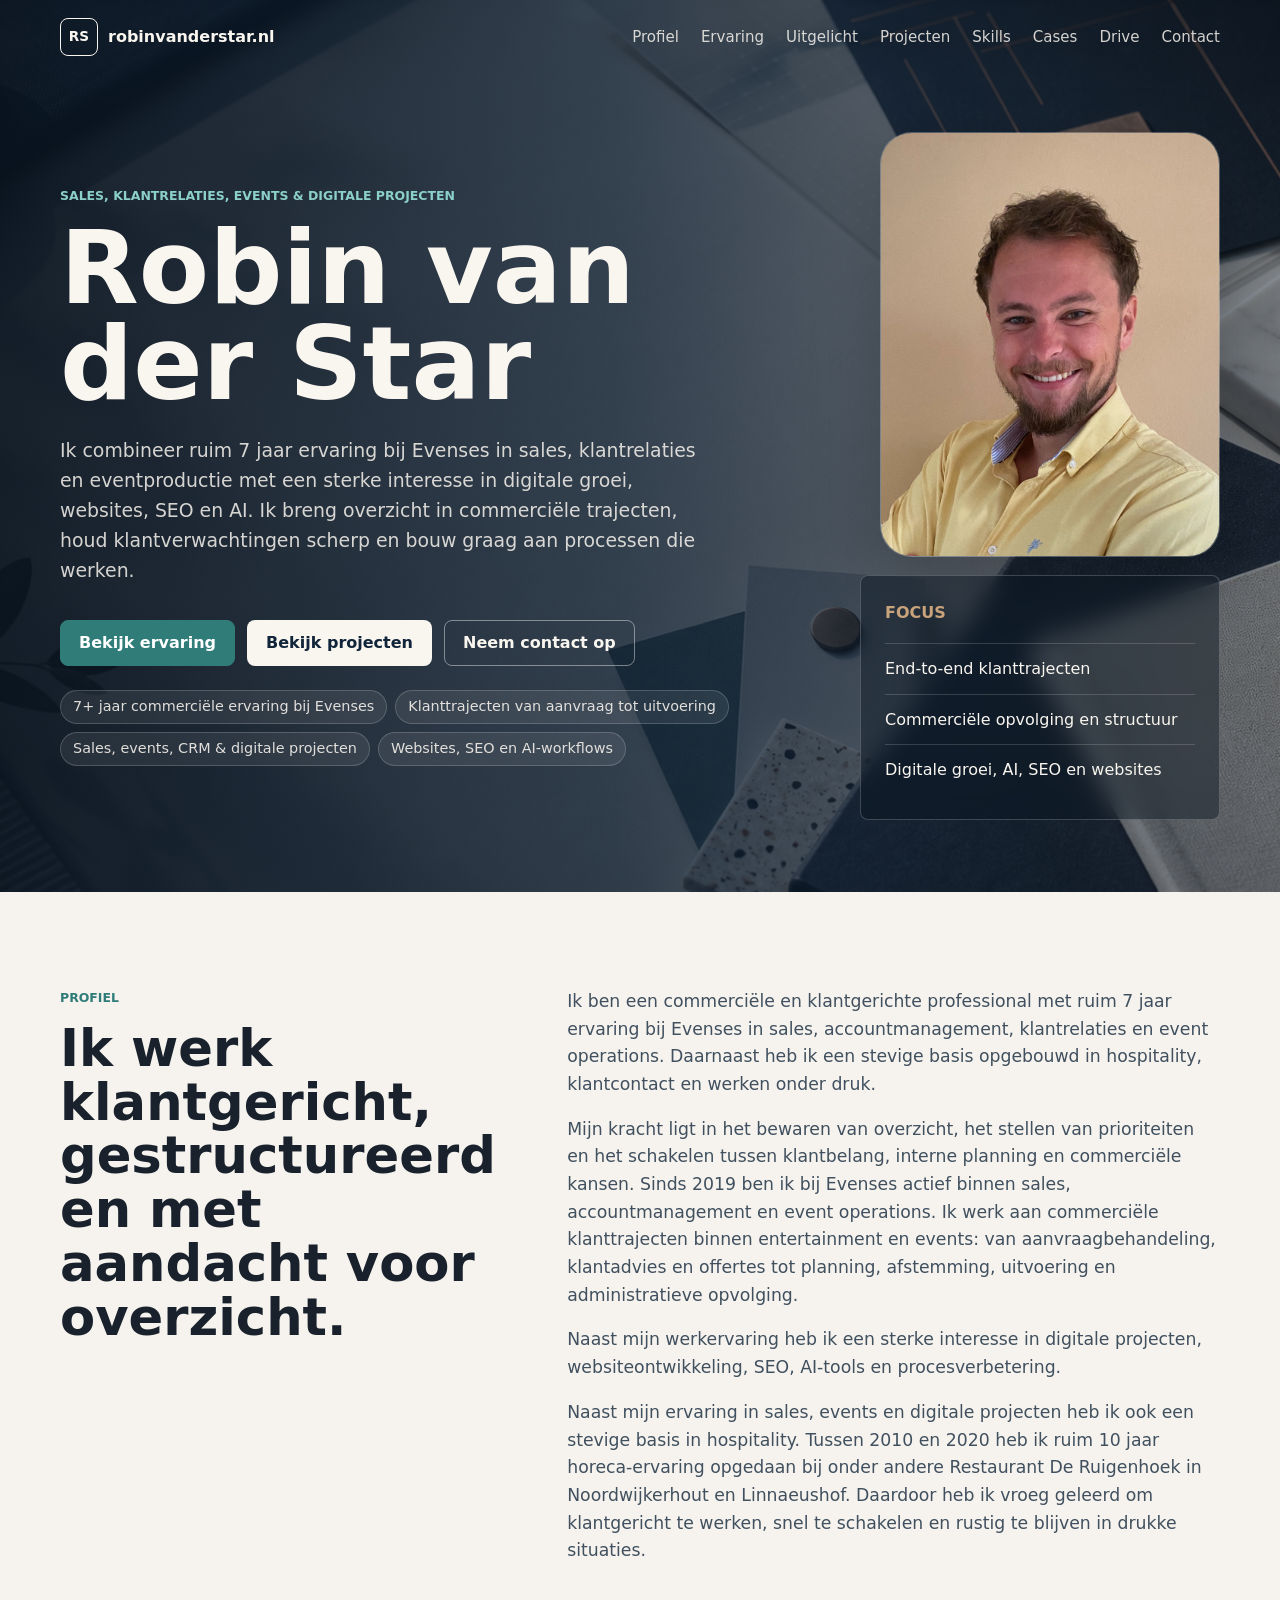
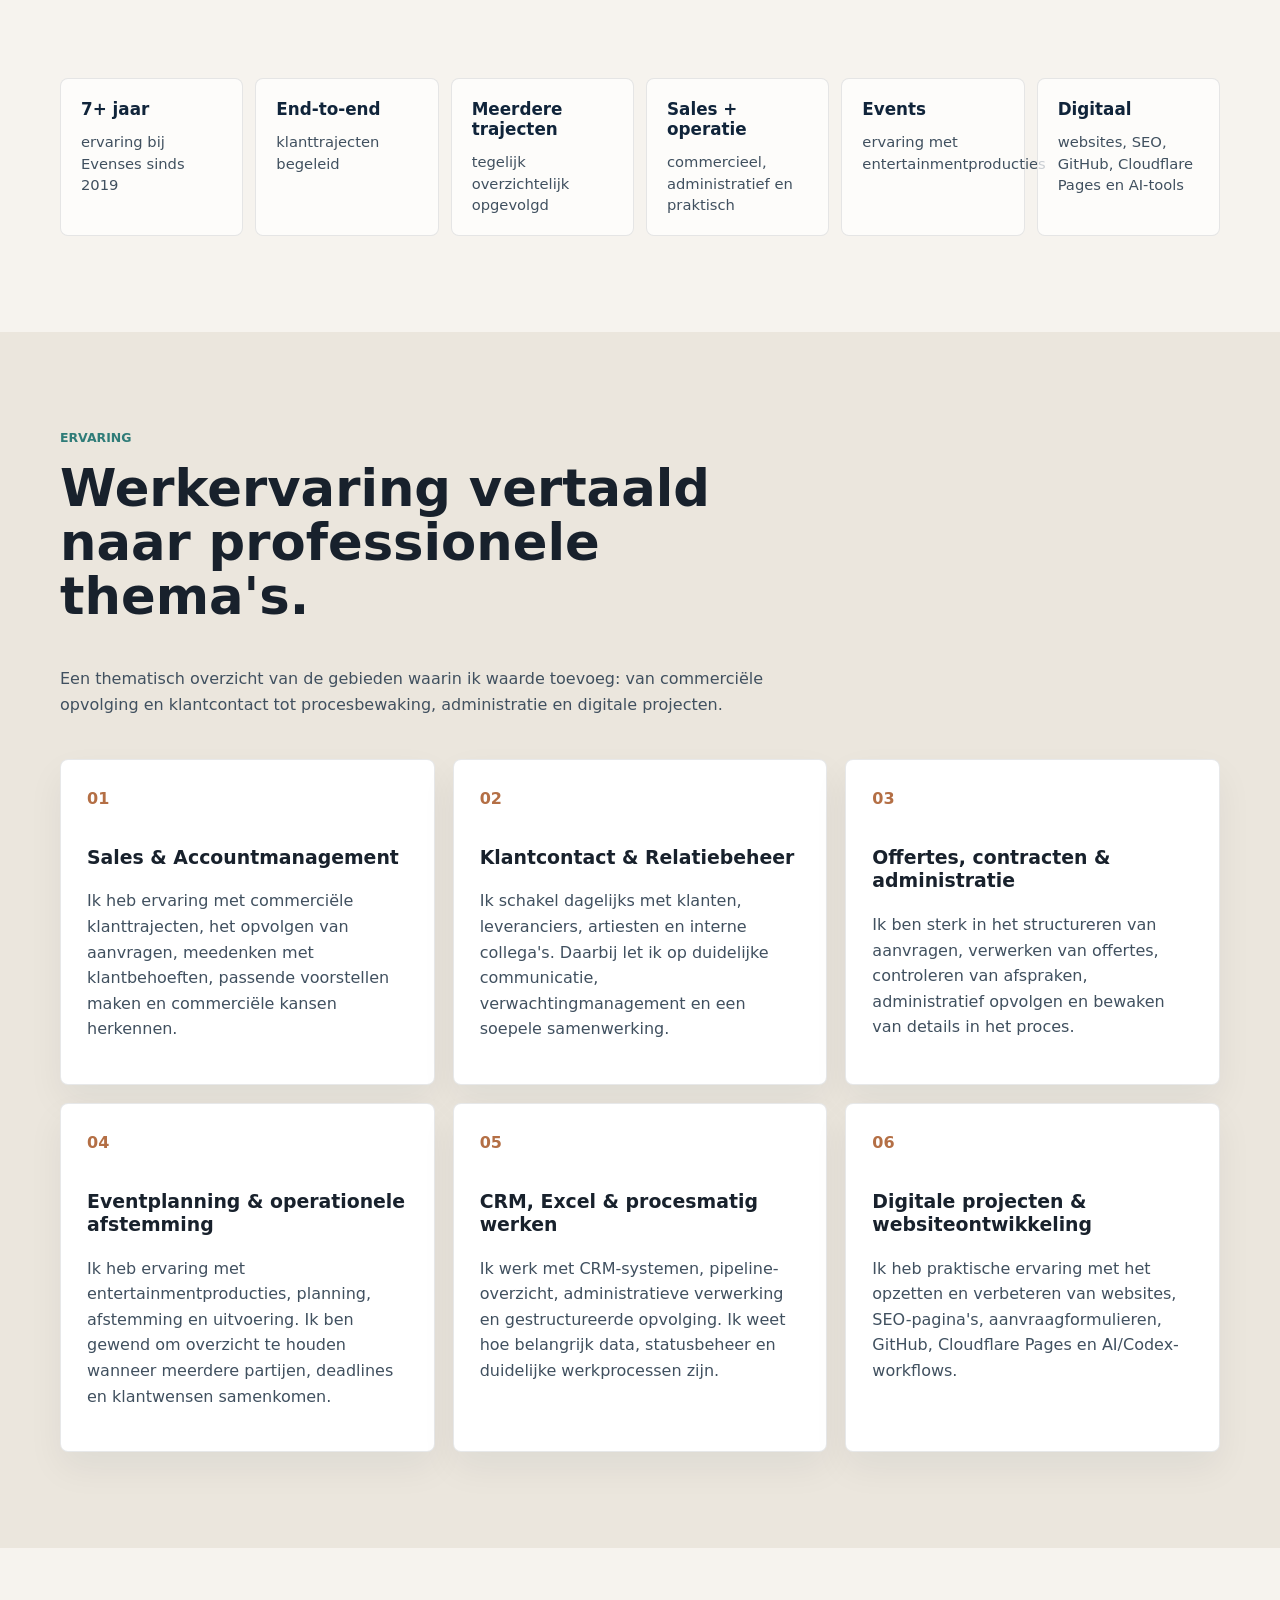
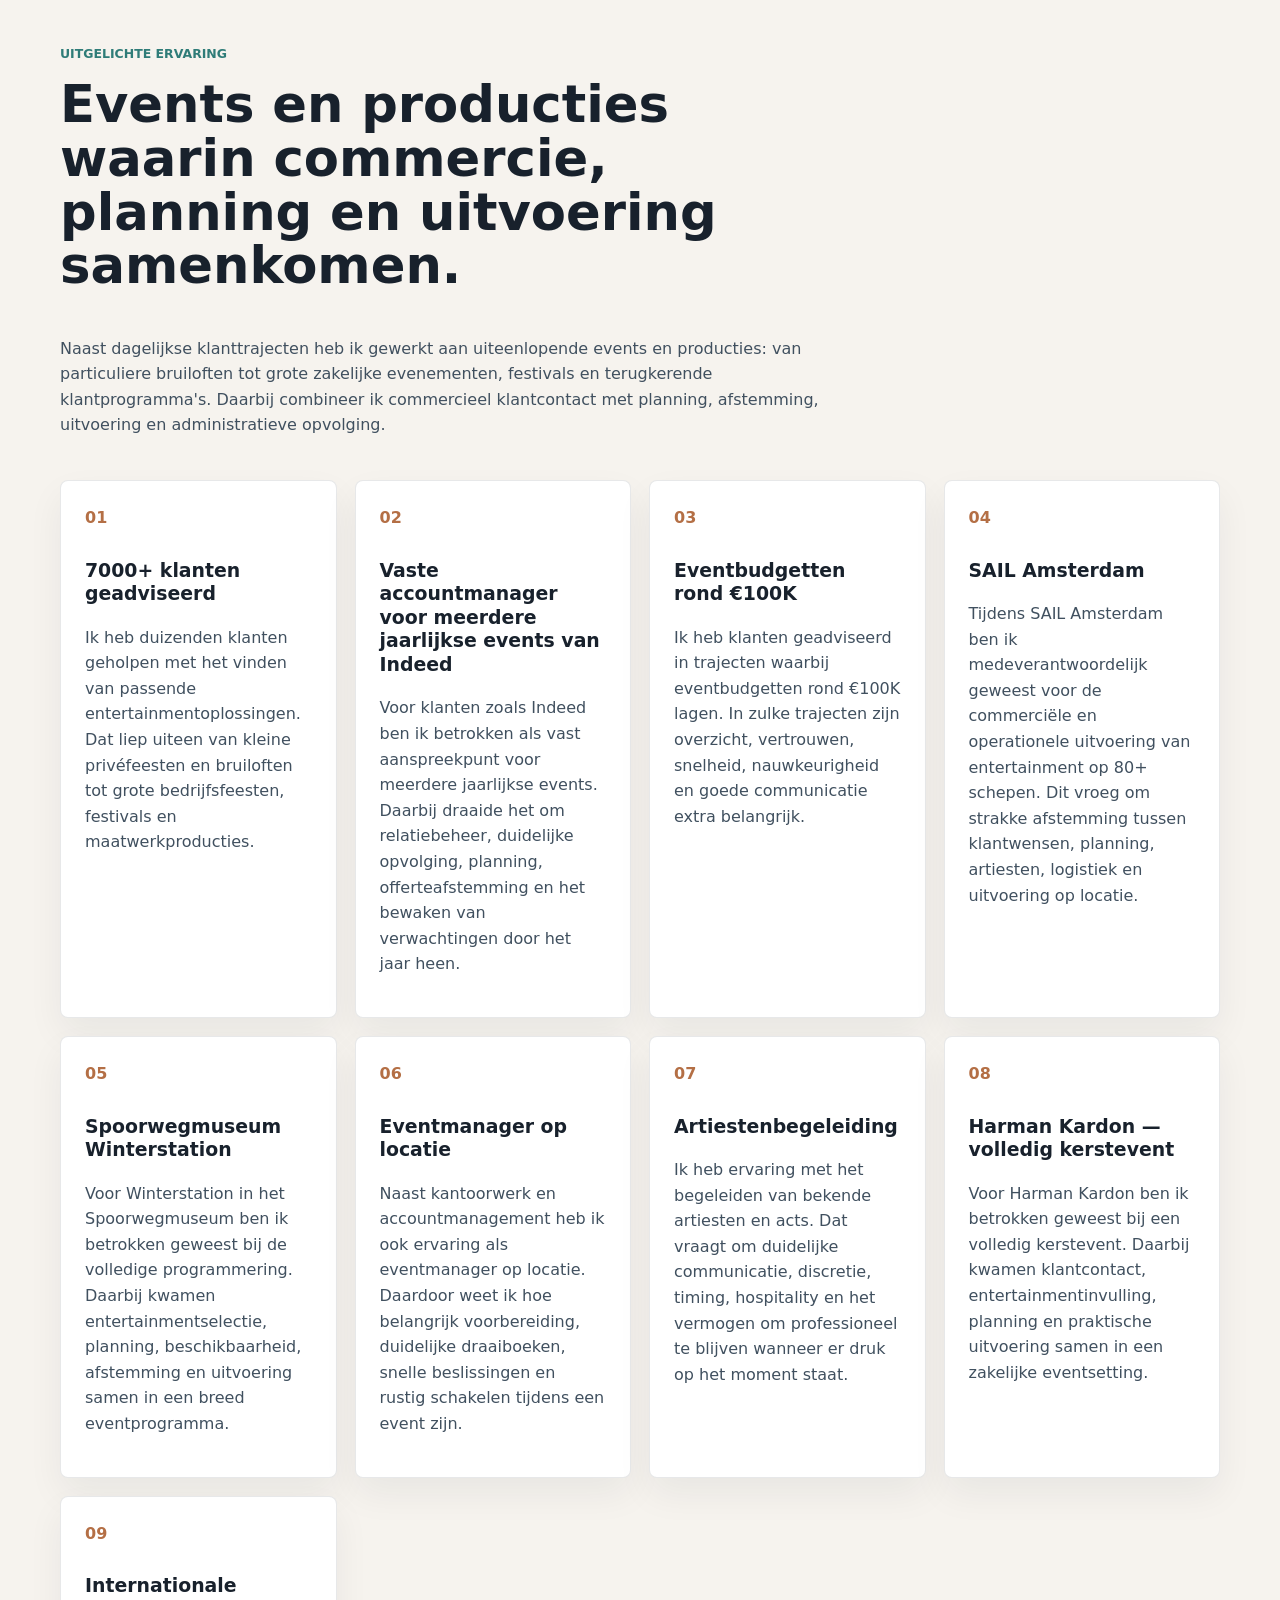
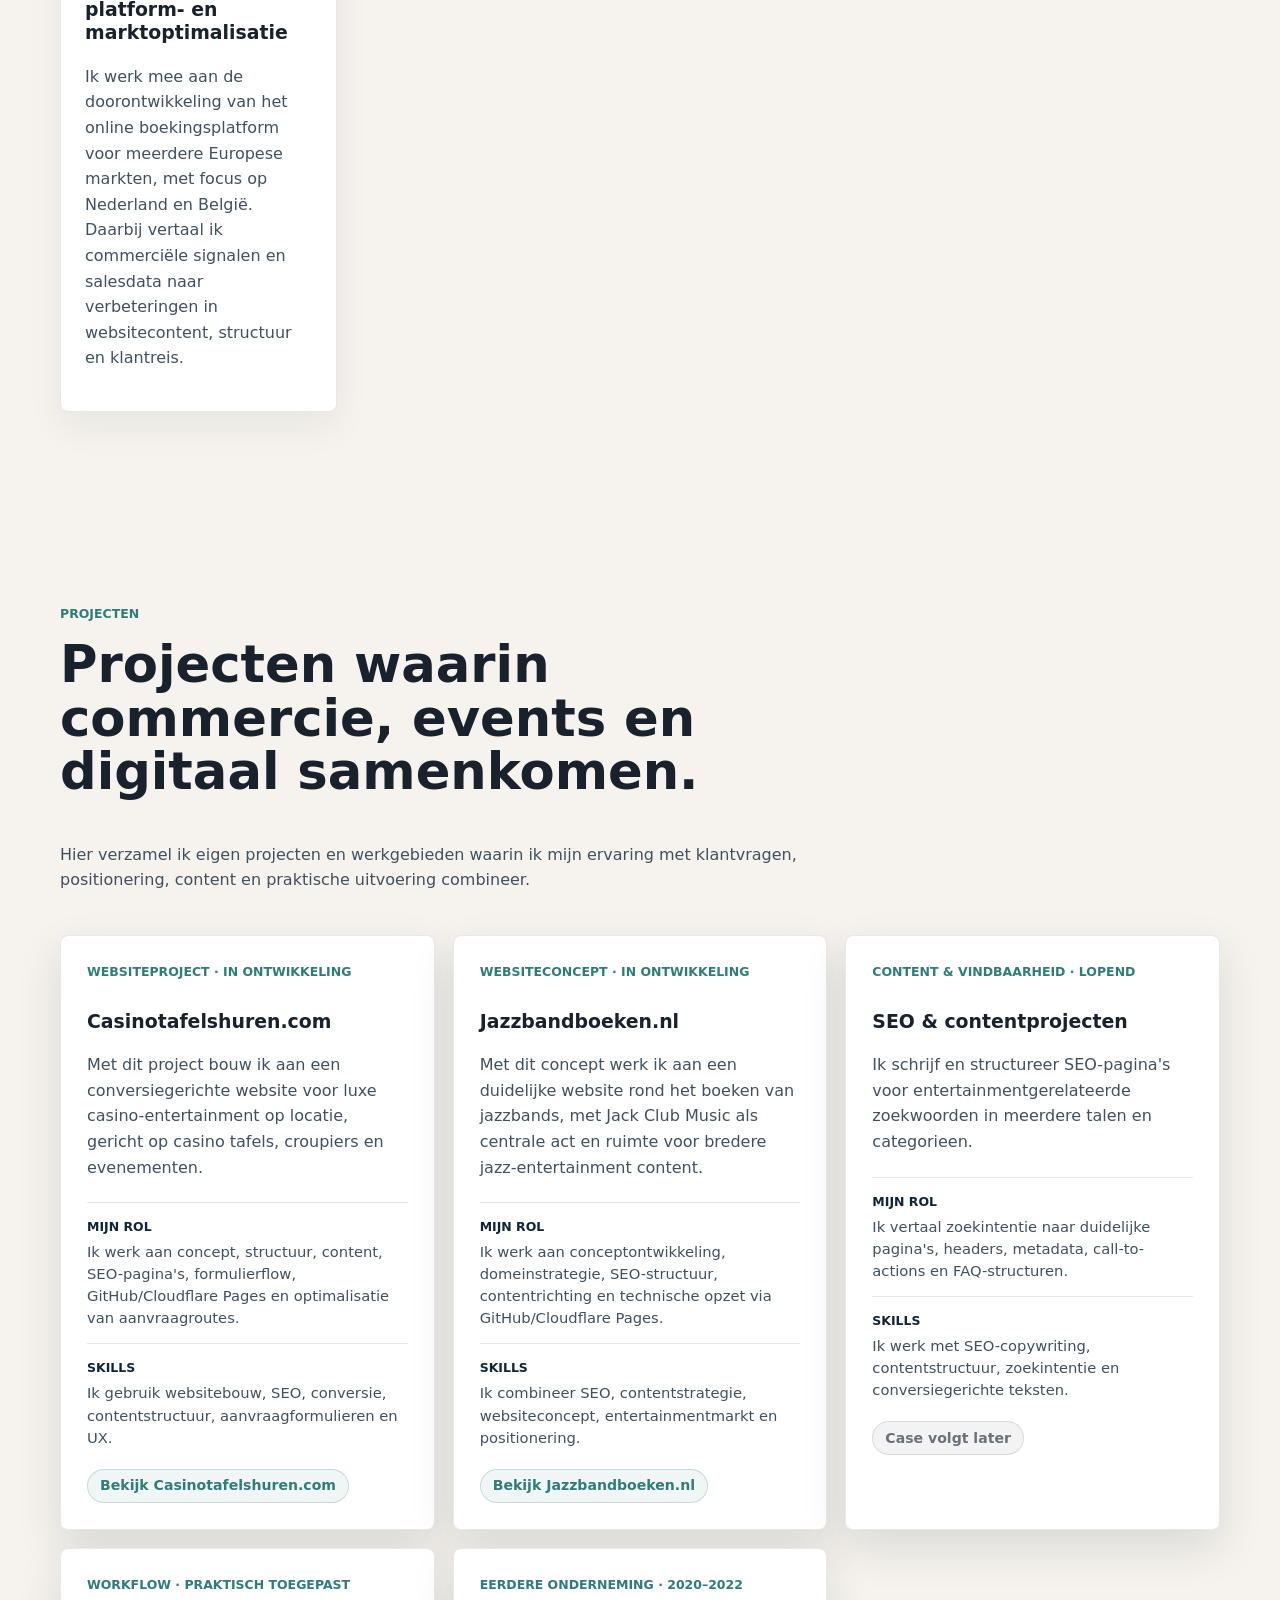
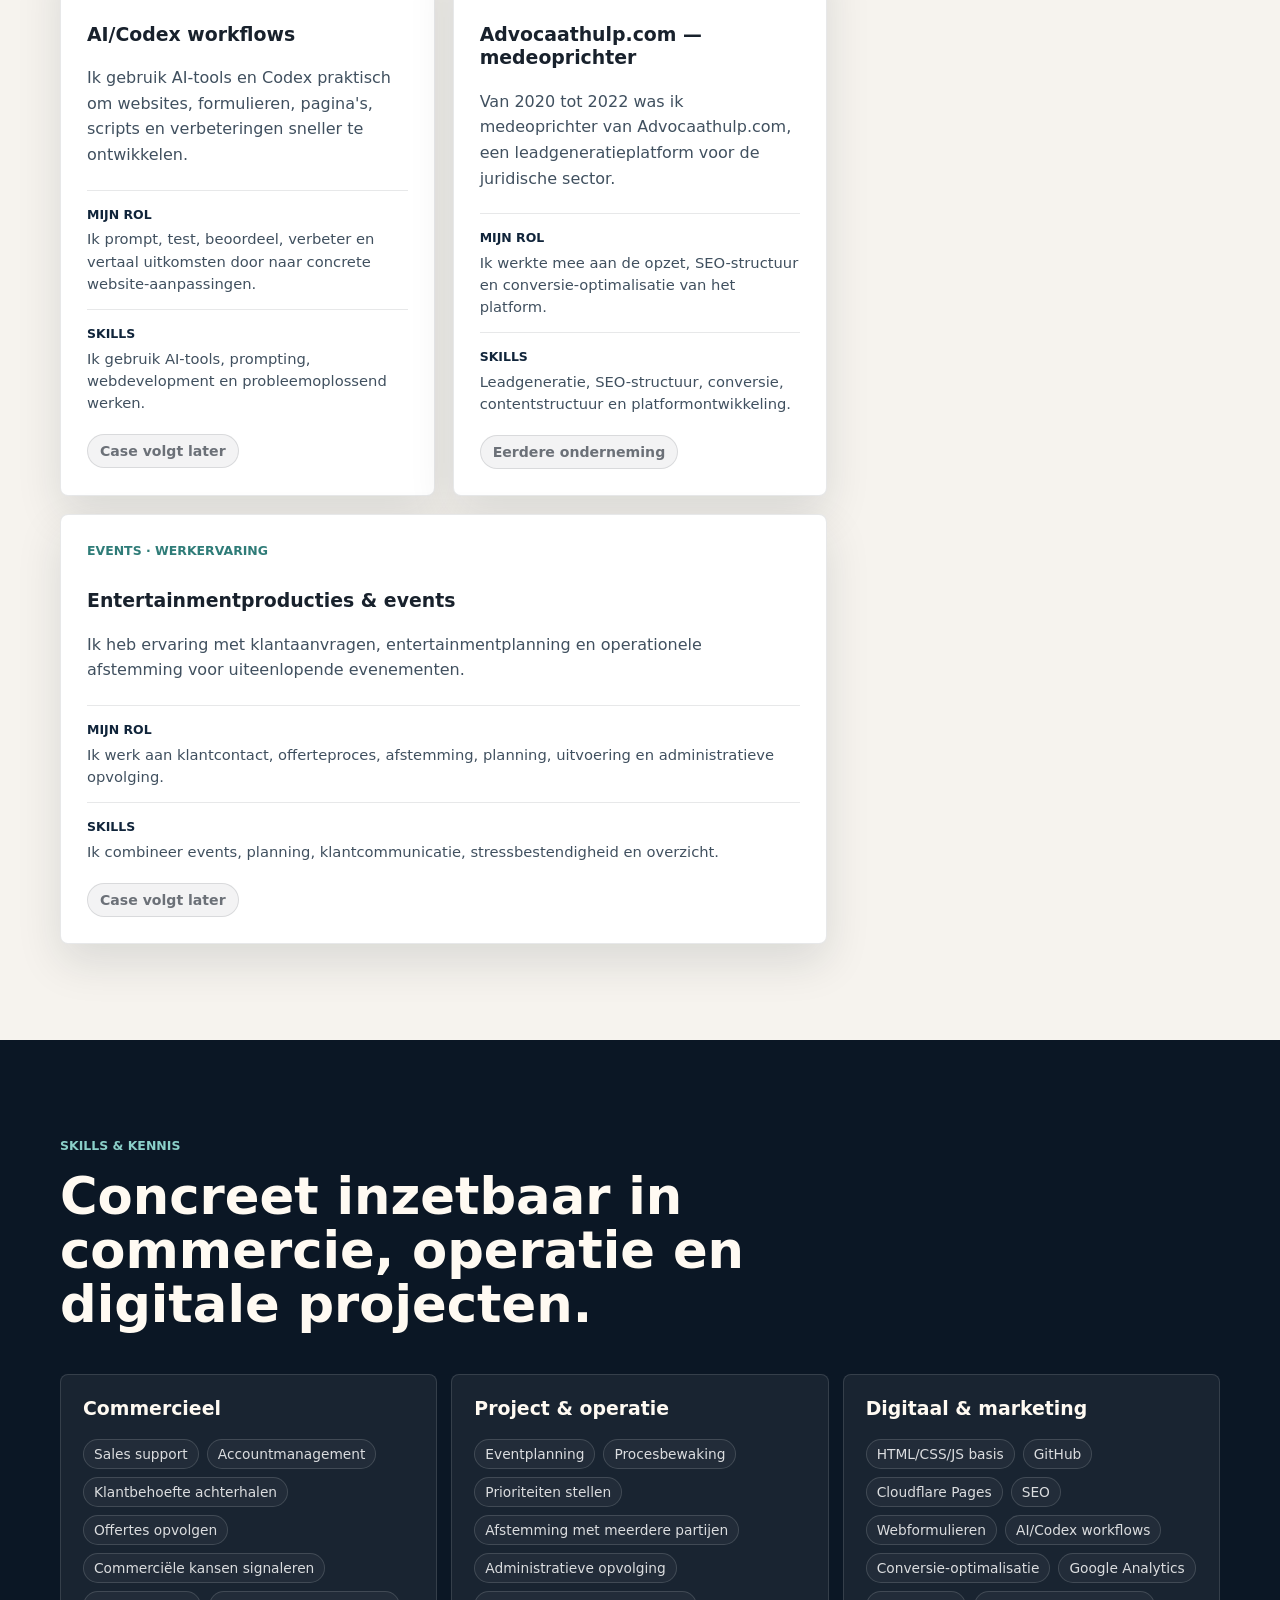
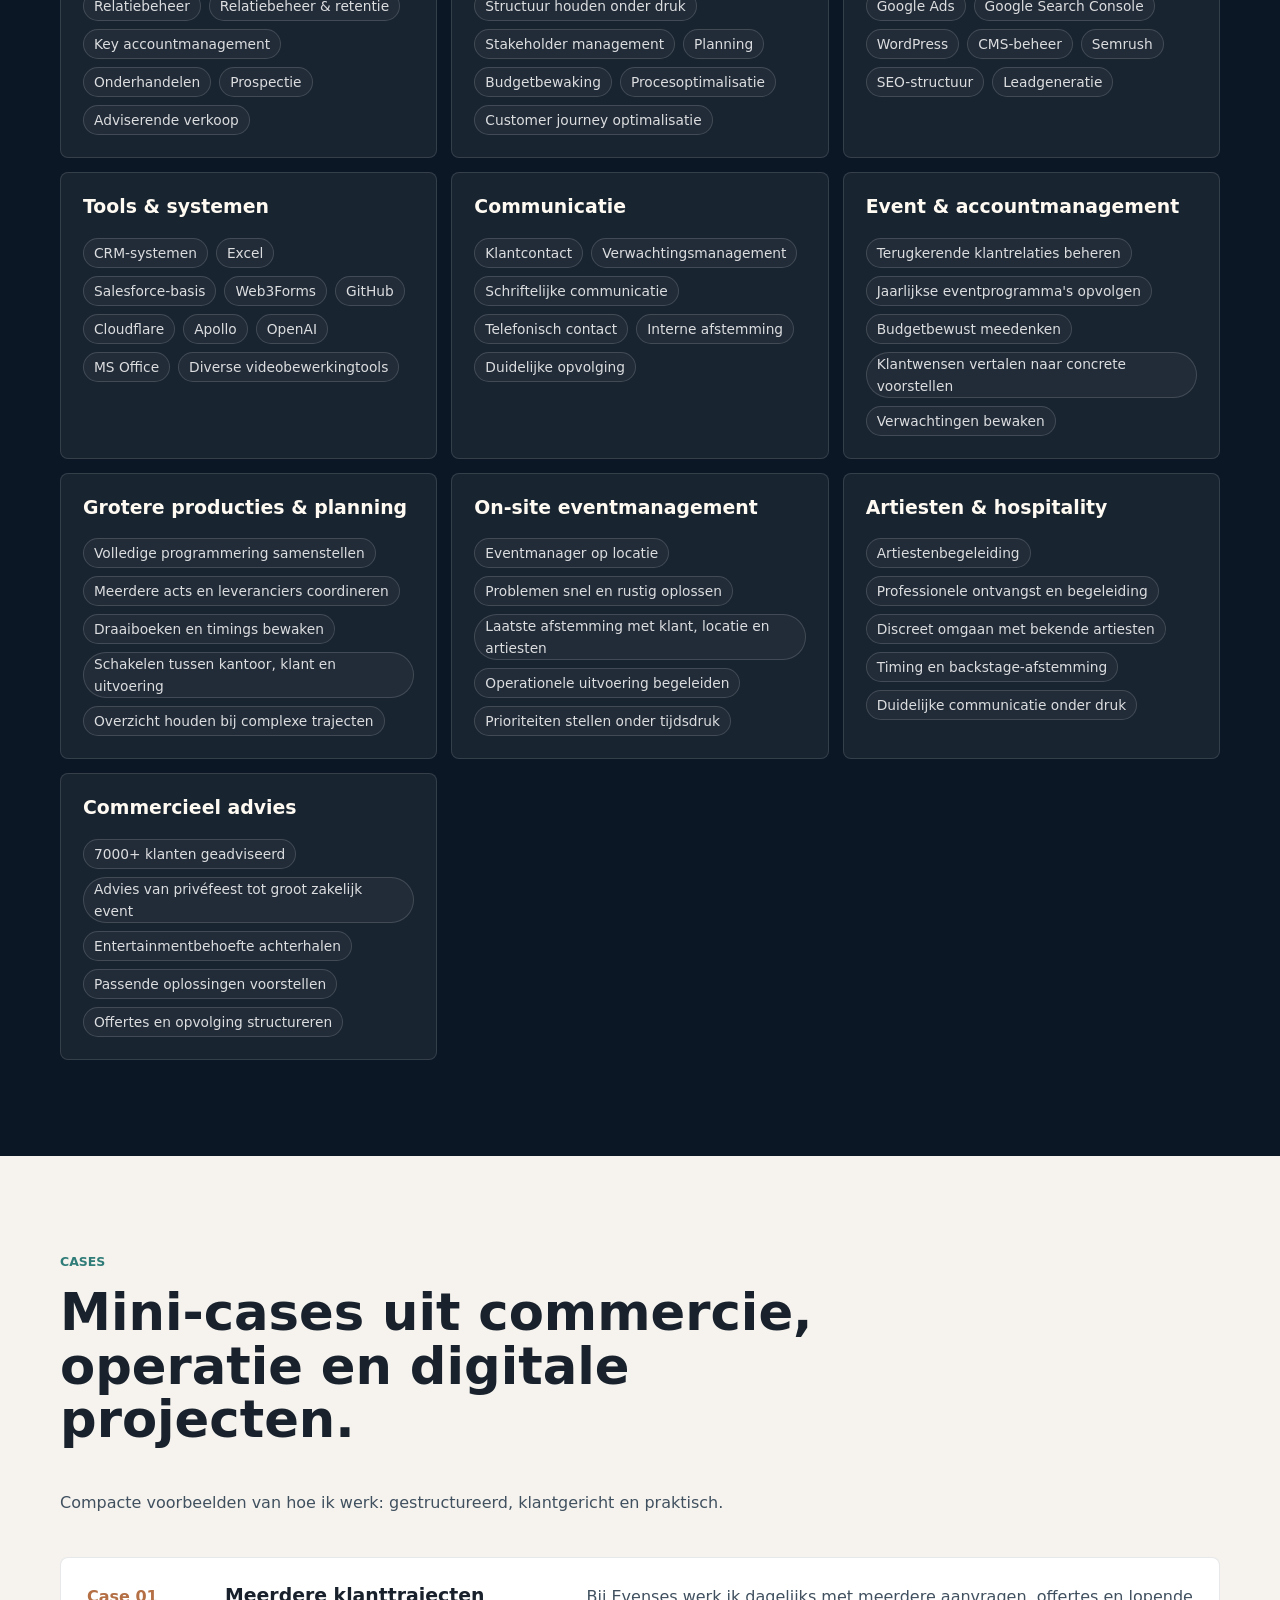
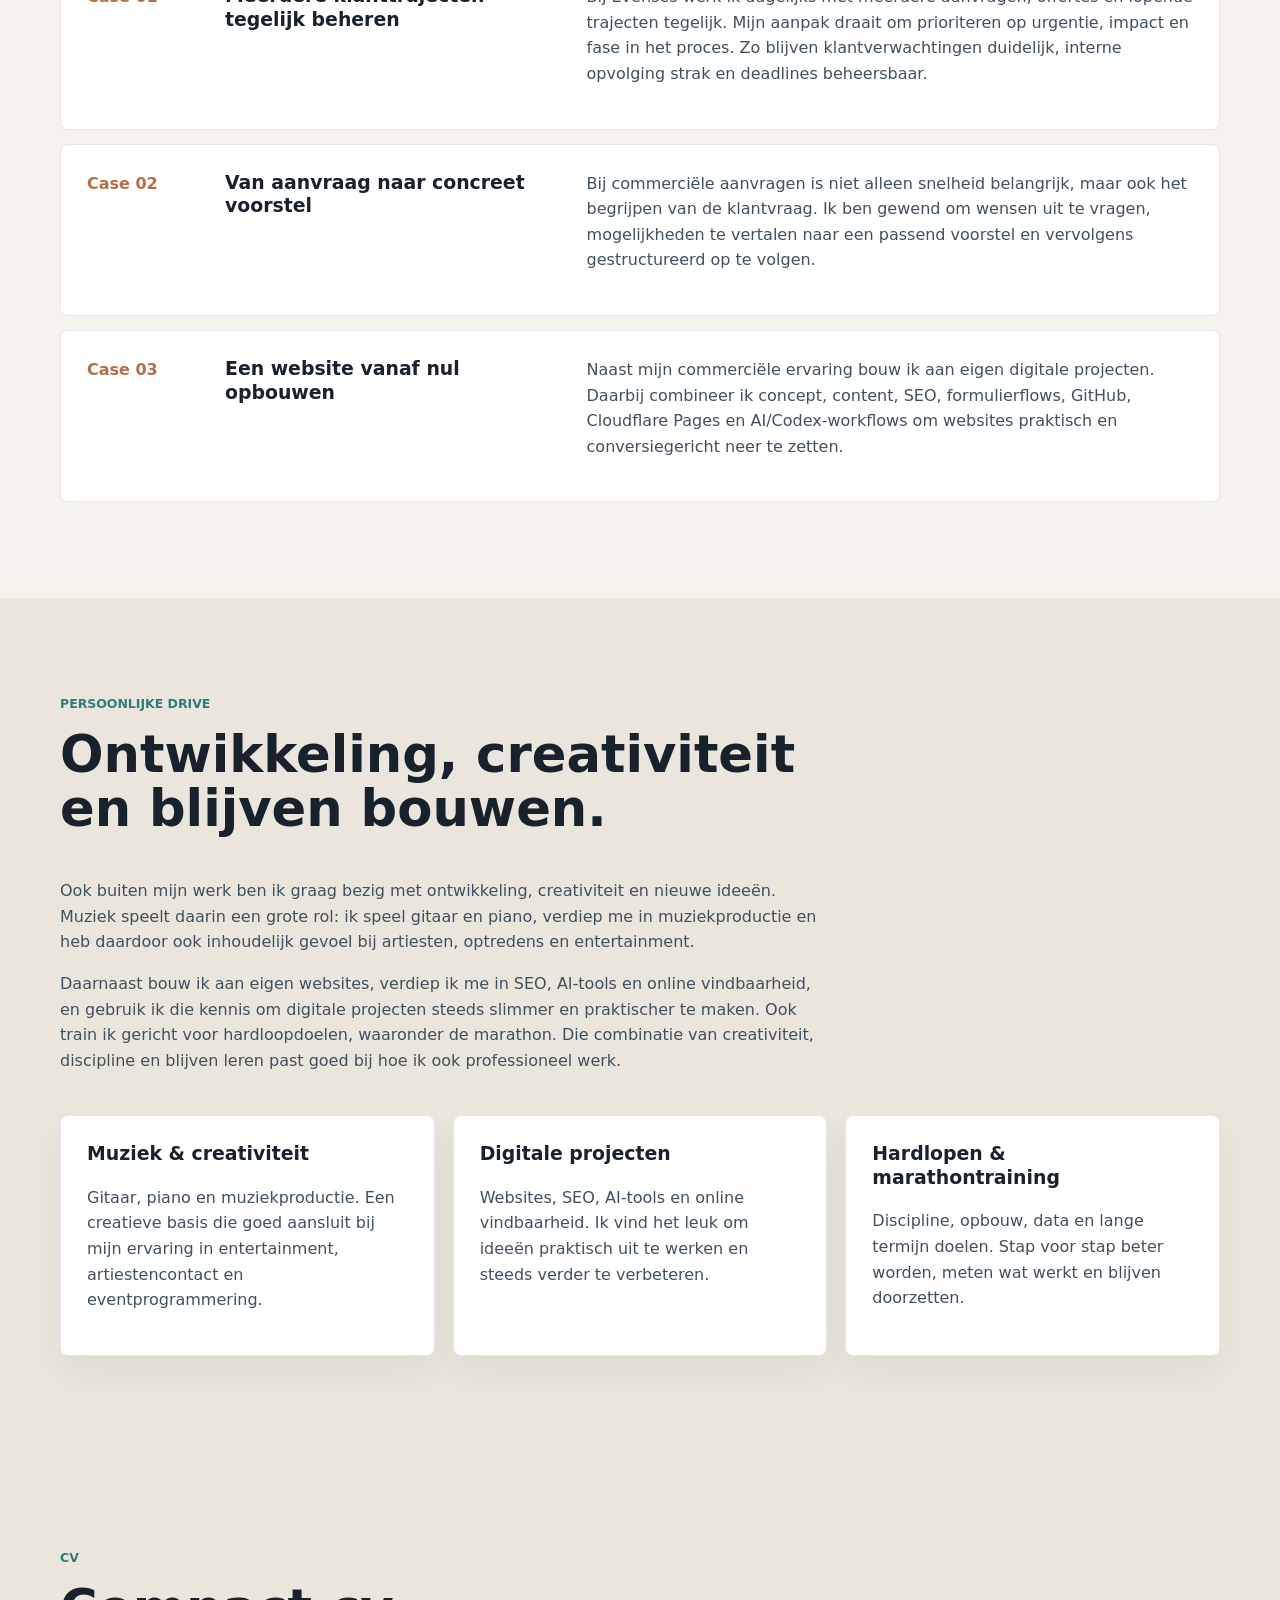
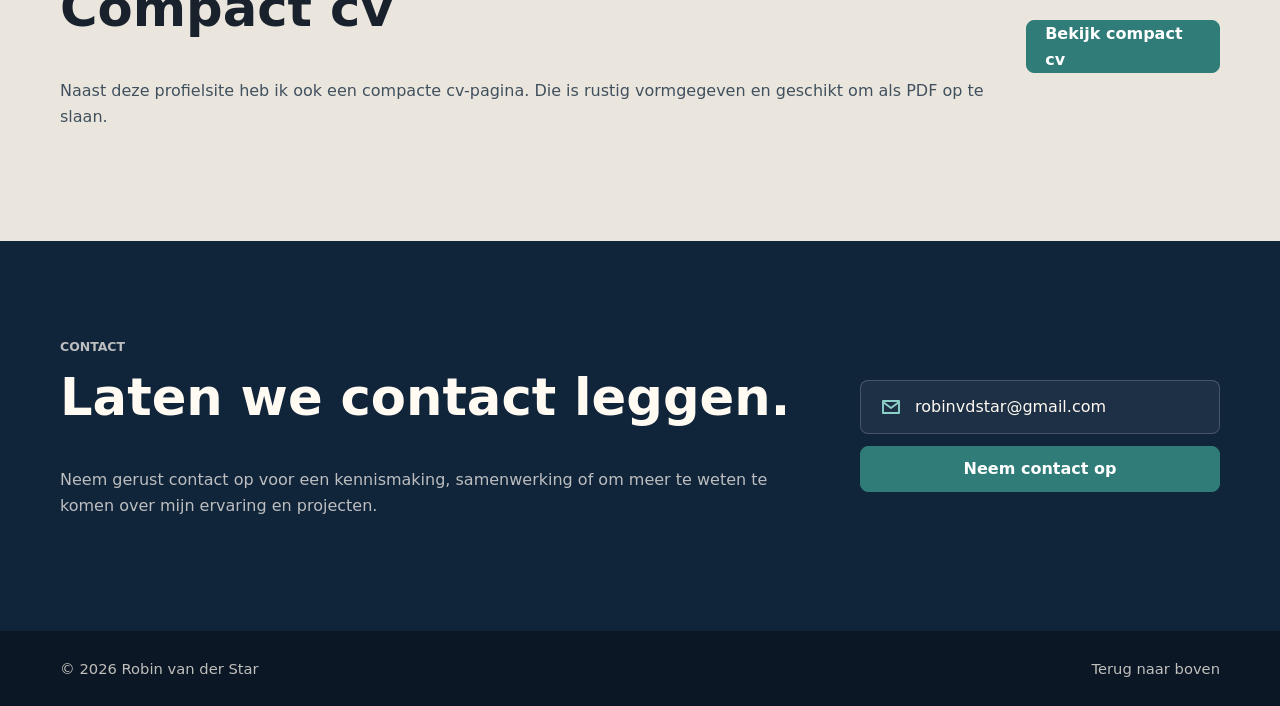
<file: index.html>
<!doctype html>
<html lang="nl">
  <head>
    <meta charset="utf-8">
    <meta name="viewport" content="width=device-width, initial-scale=1">
    <title>Robin van der Star | Sales, klantrelaties, events & digitale projecten</title>
    <meta
      name="description"
      content="Professionele profielsite van Robin van der Star. Ervaring in sales, klantrelaties, events, commerciële processen, websites, SEO en digitale projecten."
    >
    <!-- Tijdelijk: verwijderen zodra robinvanderstar.nl definitief live mag en geïndexeerd mag worden -->
    <meta name="robots" content="noindex, nofollow">
    <link rel="canonical" href="https://robinvanderstar.nl/">

    <meta property="og:type" content="website">
    <meta property="og:locale" content="nl_NL">
    <meta property="og:site_name" content="robinvanderstar.nl">
    <meta property="og:title" content="Robin van der Star | Sales, klantrelaties, events & digitale projecten">
    <meta
      property="og:description"
      content="Professionele profielsite van Robin van der Star. Ervaring in sales, klantrelaties, events, commerciële processen, websites, SEO en digitale projecten."
    >
    <meta property="og:url" content="https://robinvanderstar.nl/">
    <meta property="og:image" content="https://robinvanderstar.nl/assets/hero-robin-van-der-star.png">

    <link rel="stylesheet" href="style.css">
  </head>
  <body>
    <header class="site-header" data-header>
      <a class="brand" href="#top" aria-label="Robin van der Star home">
        <span class="brand-mark">RS</span>
        <span>robinvanderstar.nl</span>
      </a>
      <button class="nav-toggle" type="button" aria-expanded="false" aria-controls="site-nav" data-nav-toggle>
        Menu
      </button>
      <nav class="site-nav" id="site-nav" data-nav>
        <a href="#profiel">Profiel</a>
        <a href="#ervaring">Ervaring</a>
        <a href="#uitgelichte-ervaring">Uitgelicht</a>
        <a href="#projecten">Projecten</a>
        <a href="#skills">Skills</a>
        <a href="#cases">Cases</a>
        <a href="#drive">Drive</a>
        <a href="#contact">Contact</a>
      </nav>
    </header>

    <main id="top">
      <section class="hero section-band">
        <div class="hero-media" aria-hidden="true"></div>
        <div class="hero-overlay" aria-hidden="true"></div>
        <div class="container hero-grid">
          <div class="hero-copy">
            <p class="eyebrow">Sales, klantrelaties, events & digitale projecten</p>
            <h1>Robin van der Star</h1>
            <p class="hero-intro">
              Ik combineer ruim 7 jaar ervaring bij Evenses in sales, klantrelaties en eventproductie met een sterke
              interesse in digitale groei, websites, SEO en AI. Ik breng overzicht in commerciële trajecten, houd
              klantverwachtingen scherp en bouw graag aan processen die werken.
            </p>
            <div class="hero-actions" aria-label="Belangrijke acties">
              <a class="button button-primary" href="#ervaring">Bekijk ervaring</a>
              <a class="button button-secondary" href="#projecten">Bekijk projecten</a>
              <a class="button button-ghost" href="#contact">Neem contact op</a>
            </div>
            <div class="highlight-strip" aria-label="Korte highlights">
              <span>7+ jaar commerciële ervaring bij Evenses</span>
              <span>Klanttrajecten van aanvraag tot uitvoering</span>
              <span>Sales, events, CRM & digitale projecten</span>
              <span>Websites, SEO en AI-workflows</span>
            </div>
          </div>

          <aside class="hero-profile" aria-label="Profielbeeld en professionele focus">
            <figure class="hero-photo-card">
              <img
                class="profile-image"
                src="assets/robin-van-der-star-profiel.jpg"
                alt="Robin van der Star"
                width="720"
                height="900"
                data-profile-image
              >
            </figure>
            <div class="hero-panel" aria-label="Professionele focus">
              <p class="panel-kicker">Focus</p>
              <ul class="signal-list">
                <li>End-to-end klanttrajecten</li>
                <li>Commerciële opvolging en structuur</li>
                <li>Digitale groei, AI, SEO en websites</li>
              </ul>
            </div>
          </aside>
        </div>
      </section>

      <section class="section" id="profiel">
        <div class="container split-layout">
          <div>
            <p class="eyebrow">Profiel</p>
            <h2>Ik werk klantgericht, gestructureerd en met aandacht voor overzicht.</h2>
          </div>
          <div class="content-stack">
            <p>
              Ik ben een commerciële en klantgerichte professional met ruim 7 jaar ervaring bij Evenses in sales,
              accountmanagement, klantrelaties en event operations. Daarnaast heb ik een stevige basis opgebouwd in
              hospitality, klantcontact en werken onder druk.
            </p>
            <p>
              Mijn kracht ligt in het bewaren van overzicht, het stellen van prioriteiten en het schakelen tussen
              klantbelang, interne planning en commerciële kansen. Sinds 2019 ben ik bij Evenses actief binnen sales,
              accountmanagement en event operations. Ik werk aan commerciële klanttrajecten binnen entertainment en
              events: van aanvraagbehandeling, klantadvies en offertes tot planning, afstemming, uitvoering en
              administratieve opvolging.
            </p>
            <p>
              Naast mijn werkervaring heb ik een sterke interesse
              in digitale projecten, websiteontwikkeling, SEO, AI-tools en procesverbetering.
            </p>
            <p>
              Naast mijn ervaring in sales, events en digitale projecten heb ik ook een stevige basis in hospitality.
              Tussen 2010 en 2020 heb ik ruim 10 jaar horeca-ervaring opgedaan bij onder andere Restaurant De
              Ruigenhoek in Noordwijkerhout en Linnaeushof. Daardoor heb ik vroeg geleerd om klantgericht te werken,
              snel te schakelen en rustig te blijven in drukke situaties.
            </p>
          </div>
        </div>
      </section>

      <section class="section proof-section" aria-label="Professionele highlights">
        <div class="container proof-grid">
          <article class="proof-item">
            <strong>7+ jaar</strong>
            <span>ervaring bij Evenses sinds 2019</span>
          </article>
          <article class="proof-item">
            <strong>End-to-end</strong>
            <span>klanttrajecten begeleid</span>
          </article>
          <article class="proof-item">
            <strong>Meerdere trajecten</strong>
            <span>tegelijk overzichtelijk opgevolgd</span>
          </article>
          <article class="proof-item">
            <strong>Sales + operatie</strong>
            <span>commercieel, administratief en praktisch</span>
          </article>
          <article class="proof-item">
            <strong>Events</strong>
            <span>ervaring met entertainmentproducties</span>
          </article>
          <article class="proof-item">
            <strong>Digitaal</strong>
            <span>websites, SEO, GitHub, Cloudflare Pages en AI-tools</span>
          </article>
        </div>
      </section>

      <section class="section section-muted" id="ervaring">
        <div class="container">
          <div class="section-heading">
            <p class="eyebrow">Ervaring</p>
            <h2>Werkervaring vertaald naar professionele thema's.</h2>
            <p>
              Een thematisch overzicht van de gebieden waarin ik waarde toevoeg: van commerciële opvolging en
              klantcontact tot procesbewaking, administratie en digitale projecten.
            </p>
          </div>

          <div class="theme-grid">
            <article class="theme-card">
              <span class="theme-index">01</span>
              <h3>Sales & Accountmanagement</h3>
              <p>
                Ik heb ervaring met commerciële klanttrajecten, het opvolgen van aanvragen, meedenken met
                klantbehoeften, passende voorstellen maken en commerciële kansen herkennen.
              </p>
            </article>
            <article class="theme-card">
              <span class="theme-index">02</span>
              <h3>Klantcontact & Relatiebeheer</h3>
              <p>
                Ik schakel dagelijks met klanten, leveranciers, artiesten en interne collega's. Daarbij let ik op
                duidelijke communicatie, verwachtingmanagement en een soepele samenwerking.
              </p>
            </article>
            <article class="theme-card">
              <span class="theme-index">03</span>
              <h3>Offertes, contracten & administratie</h3>
              <p>
                Ik ben sterk in het structureren van aanvragen, verwerken van offertes, controleren van afspraken,
                administratief opvolgen en bewaken van details in het proces.
              </p>
            </article>
            <article class="theme-card">
              <span class="theme-index">04</span>
              <h3>Eventplanning & operationele afstemming</h3>
              <p>
                Ik heb ervaring met entertainmentproducties, planning, afstemming en uitvoering. Ik ben gewend om
                overzicht te houden wanneer meerdere partijen, deadlines en klantwensen samenkomen.
              </p>
            </article>
            <article class="theme-card">
              <span class="theme-index">05</span>
              <h3>CRM, Excel & procesmatig werken</h3>
              <p>
                Ik werk met CRM-systemen, pipeline-overzicht, administratieve verwerking en gestructureerde opvolging.
                Ik weet hoe belangrijk data, statusbeheer en duidelijke werkprocessen zijn.
              </p>
            </article>
            <article class="theme-card">
              <span class="theme-index">06</span>
              <h3>Digitale projecten & websiteontwikkeling</h3>
              <p>
                Ik heb praktische ervaring met het opzetten en verbeteren van websites, SEO-pagina's,
                aanvraagformulieren, GitHub, Cloudflare Pages en AI/Codex-workflows.
              </p>
            </article>
          </div>
        </div>
      </section>

      <section class="section" id="uitgelichte-ervaring">
        <div class="container">
          <div class="section-heading">
            <p class="eyebrow">Uitgelichte ervaring</p>
            <h2>Events en producties waarin commercie, planning en uitvoering samenkomen.</h2>
            <p>
              Naast dagelijkse klanttrajecten heb ik gewerkt aan uiteenlopende events en producties: van particuliere
              bruiloften tot grote zakelijke evenementen, festivals en terugkerende klantprogramma's. Daarbij
              combineer ik commercieel klantcontact met planning, afstemming, uitvoering en administratieve opvolging.
            </p>
          </div>

          <div class="experience-grid">
            <article class="experience-card">
              <span class="experience-index">01</span>
              <h3>7000+ klanten geadviseerd</h3>
              <p>
                Ik heb duizenden klanten geholpen met het vinden van passende entertainmentoplossingen. Dat liep uiteen
                van kleine privéfeesten en bruiloften tot grote bedrijfsfeesten, festivals en maatwerkproducties.
              </p>
            </article>
            <article class="experience-card">
              <span class="experience-index">02</span>
              <h3>Vaste accountmanager voor meerdere jaarlijkse events van Indeed</h3>
              <p>
                Voor klanten zoals Indeed ben ik betrokken als vast aanspreekpunt voor meerdere jaarlijkse events.
                Daarbij draaide het om relatiebeheer, duidelijke opvolging, planning, offerteafstemming en het bewaken
                van verwachtingen door het jaar heen.
              </p>
            </article>
            <article class="experience-card">
              <span class="experience-index">03</span>
              <h3>Eventbudgetten rond €100K</h3>
              <p>
                Ik heb klanten geadviseerd in trajecten waarbij eventbudgetten rond €100K lagen. In zulke trajecten
                zijn overzicht, vertrouwen, snelheid, nauwkeurigheid en goede communicatie extra belangrijk.
              </p>
            </article>
            <article class="experience-card">
              <span class="experience-index">04</span>
              <h3>SAIL Amsterdam</h3>
              <p>
                Tijdens SAIL Amsterdam ben ik medeverantwoordelijk geweest voor de commerciële en operationele
                uitvoering van entertainment op 80+ schepen. Dit vroeg om strakke afstemming tussen klantwensen,
                planning, artiesten, logistiek en uitvoering op locatie.
              </p>
            </article>
            <article class="experience-card">
              <span class="experience-index">05</span>
              <h3>Spoorwegmuseum Winterstation</h3>
              <p>
                Voor Winterstation in het Spoorwegmuseum ben ik betrokken geweest bij de volledige programmering. Daarbij
                kwamen entertainmentselectie, planning, beschikbaarheid, afstemming en uitvoering samen in een breed
                eventprogramma.
              </p>
            </article>
            <article class="experience-card">
              <span class="experience-index">06</span>
              <h3>Eventmanager op locatie</h3>
              <p>
                Naast kantoorwerk en accountmanagement heb ik ook ervaring als eventmanager op locatie. Daardoor weet
                ik hoe belangrijk voorbereiding, duidelijke draaiboeken, snelle beslissingen en rustig schakelen tijdens
                een event zijn.
              </p>
            </article>
            <article class="experience-card">
              <span class="experience-index">07</span>
              <h3>Artiestenbegeleiding</h3>
              <p>
                Ik heb ervaring met het begeleiden van bekende artiesten en acts. Dat vraagt om duidelijke communicatie,
                discretie, timing, hospitality en het vermogen om professioneel te blijven wanneer er druk op het moment
                staat.
              </p>
            </article>
            <article class="experience-card">
              <span class="experience-index">08</span>
              <h3>Harman Kardon — volledig kerstevent</h3>
              <p>
                Voor Harman Kardon ben ik betrokken geweest bij een volledig kerstevent. Daarbij kwamen klantcontact,
                entertainmentinvulling, planning en praktische uitvoering samen in een zakelijke eventsetting.
              </p>
            </article>
            <article class="experience-card">
              <span class="experience-index">09</span>
              <h3>Internationale platform- en marktoptimalisatie</h3>
              <p>
                Ik werk mee aan de doorontwikkeling van het online boekingsplatform voor meerdere Europese markten,
                met focus op Nederland en België. Daarbij vertaal ik commerciële signalen en salesdata naar
                verbeteringen in websitecontent, structuur en klantreis.
              </p>
            </article>
          </div>
        </div>
      </section>

      <section class="section" id="projecten">
        <div class="container">
          <div class="section-heading">
            <p class="eyebrow">Projecten</p>
            <h2>Projecten waarin commercie, events en digitaal samenkomen.</h2>
            <p>
              Hier verzamel ik eigen projecten en werkgebieden waarin ik mijn ervaring met klantvragen, positionering,
              content en praktische uitvoering combineer.
            </p>
          </div>

          <div class="project-grid">
            <article class="project-card">
              <div class="card-meta">Websiteproject · In ontwikkeling</div>
              <h3>Casinotafelshuren.com</h3>
              <p>
                Met dit project bouw ik aan een conversiegerichte website voor luxe casino-entertainment op locatie,
                gericht op casino tafels, croupiers en evenementen.
              </p>
              <dl class="project-details">
                <div><dt>Mijn rol</dt><dd>Ik werk aan concept, structuur, content, SEO-pagina's, formulierflow, GitHub/Cloudflare Pages en optimalisatie van aanvraagroutes.</dd></div>
                <div><dt>Skills</dt><dd>Ik gebruik websitebouw, SEO, conversie, contentstructuur, aanvraagformulieren en UX.</dd></div>
              </dl>
              <a class="project-action" href="https://casinotafelshuren.com/" target="_blank" rel="noreferrer">
                Bekijk Casinotafelshuren.com
              </a>
            </article>
            <article class="project-card">
              <div class="card-meta">Websiteconcept · In ontwikkeling</div>
              <h3>Jazzbandboeken.nl</h3>
              <p>
                Met dit concept werk ik aan een duidelijke website rond het boeken van jazzbands, met Jack Club Music
                als centrale act en ruimte voor bredere jazz-entertainment content.
              </p>
              <dl class="project-details">
                <div><dt>Mijn rol</dt><dd>Ik werk aan conceptontwikkeling, domeinstrategie, SEO-structuur, contentrichting en technische opzet via GitHub/Cloudflare Pages.</dd></div>
                <div><dt>Skills</dt><dd>Ik combineer SEO, contentstrategie, websiteconcept, entertainmentmarkt en positionering.</dd></div>
              </dl>
              <a class="project-action" href="https://jazzbandboeken.nl/" target="_blank" rel="noreferrer">
                Bekijk Jazzbandboeken.nl
              </a>
            </article>
            <article class="project-card">
              <div class="card-meta">Content & vindbaarheid · Lopend</div>
              <h3>SEO & contentprojecten</h3>
              <p>
                Ik schrijf en structureer SEO-pagina's voor entertainmentgerelateerde zoekwoorden in meerdere talen en
                categorieen.
              </p>
              <dl class="project-details">
                <div><dt>Mijn rol</dt><dd>Ik vertaal zoekintentie naar duidelijke pagina's, headers, metadata, call-to-actions en FAQ-structuren.</dd></div>
                <div><dt>Skills</dt><dd>Ik werk met SEO-copywriting, contentstructuur, zoekintentie en conversiegerichte teksten.</dd></div>
              </dl>
              <span class="project-status">Case volgt later</span>
            </article>
            <article class="project-card">
              <div class="card-meta">Workflow · Praktisch toegepast</div>
              <h3>AI/Codex workflows</h3>
              <p>
                Ik gebruik AI-tools en Codex praktisch om websites, formulieren, pagina's, scripts en verbeteringen
                sneller te ontwikkelen.
              </p>
              <dl class="project-details">
                <div><dt>Mijn rol</dt><dd>Ik prompt, test, beoordeel, verbeter en vertaal uitkomsten door naar concrete website-aanpassingen.</dd></div>
                <div><dt>Skills</dt><dd>Ik gebruik AI-tools, prompting, webdevelopment en probleemoplossend werken.</dd></div>
              </dl>
              <span class="project-status">Case volgt later</span>
            </article>
            <article class="project-card">
              <div class="card-meta">Eerdere onderneming · 2020–2022</div>
              <h3>Advocaathulp.com — medeoprichter</h3>
              <p>
                Van 2020 tot 2022 was ik medeoprichter van Advocaathulp.com, een leadgeneratieplatform voor de
                juridische sector.
              </p>
              <dl class="project-details">
                <div><dt>Mijn rol</dt><dd>Ik werkte mee aan de opzet, SEO-structuur en conversie-optimalisatie van het platform.</dd></div>
                <div><dt>Skills</dt><dd>Leadgeneratie, SEO-structuur, conversie, contentstructuur en platformontwikkeling.</dd></div>
              </dl>
              <span class="project-status">Eerdere onderneming</span>
            </article>
            <article class="project-card project-card-wide">
              <div class="card-meta">Events · Werkervaring</div>
              <h3>Entertainmentproducties & events</h3>
              <p>
                Ik heb ervaring met klantaanvragen, entertainmentplanning en operationele afstemming voor uiteenlopende
                evenementen.
              </p>
              <dl class="project-details">
                <div><dt>Mijn rol</dt><dd>Ik werk aan klantcontact, offerteproces, afstemming, planning, uitvoering en administratieve opvolging.</dd></div>
                <div><dt>Skills</dt><dd>Ik combineer events, planning, klantcommunicatie, stressbestendigheid en overzicht.</dd></div>
              </dl>
              <span class="project-status">Case volgt later</span>
            </article>
          </div>
        </div>
      </section>

      <section class="section section-dark" id="skills">
        <div class="container">
          <div class="section-heading">
            <p class="eyebrow">Skills & kennis</p>
            <h2>Concreet inzetbaar in commercie, operatie en digitale projecten.</h2>
          </div>

          <div class="skills-layout">
            <article class="skill-group">
              <h3>Commercieel</h3>
              <div class="tag-list">
                <span>Sales support</span>
                <span>Accountmanagement</span>
                <span>Klantbehoefte achterhalen</span>
                <span>Offertes opvolgen</span>
                <span>Commerciële kansen signaleren</span>
                <span>Relatiebeheer</span>
                <span>Relatiebeheer & retentie</span>
                <span>Key accountmanagement</span>
                <span>Onderhandelen</span>
                <span>Prospectie</span>
                <span>Adviserende verkoop</span>
              </div>
            </article>
            <article class="skill-group">
              <h3>Project & operatie</h3>
              <div class="tag-list">
                <span>Eventplanning</span>
                <span>Procesbewaking</span>
                <span>Prioriteiten stellen</span>
                <span>Afstemming met meerdere partijen</span>
                <span>Administratieve opvolging</span>
                <span>Structuur houden onder druk</span>
                <span>Stakeholder management</span>
                <span>Planning</span>
                <span>Budgetbewaking</span>
                <span>Procesoptimalisatie</span>
                <span>Customer journey optimalisatie</span>
              </div>
            </article>
            <article class="skill-group">
              <h3>Digitaal & marketing</h3>
              <div class="tag-list">
                <span>HTML/CSS/JS basis</span>
                <span>GitHub</span>
                <span>Cloudflare Pages</span>
                <span>SEO</span>
                <span>Webformulieren</span>
                <span>AI/Codex workflows</span>
                <span>Conversie-optimalisatie</span>
                <span>Google Analytics</span>
                <span>Google Ads</span>
                <span>Google Search Console</span>
                <span>WordPress</span>
                <span>CMS-beheer</span>
                <span>Semrush</span>
                <span>SEO-structuur</span>
                <span>Leadgeneratie</span>
              </div>
            </article>
            <article class="skill-group">
              <h3>Tools & systemen</h3>
              <div class="tag-list">
                <span>CRM-systemen</span>
                <span>Excel</span>
                <span>Salesforce-basis</span>
                <span>Web3Forms</span>
                <span>GitHub</span>
                <span>Cloudflare</span>
                <span>Apollo</span>
                <span>OpenAI</span>
                <span>MS Office</span>
                <span>Diverse videobewerkingtools</span>
              </div>
            </article>
            <article class="skill-group">
              <h3>Communicatie</h3>
              <div class="tag-list">
                <span>Klantcontact</span>
                <span>Verwachtingsmanagement</span>
                <span>Schriftelijke communicatie</span>
                <span>Telefonisch contact</span>
                <span>Interne afstemming</span>
                <span>Duidelijke opvolging</span>
              </div>
            </article>
            <article class="skill-group">
              <h3>Event & accountmanagement</h3>
              <div class="tag-list">
                <span>Terugkerende klantrelaties beheren</span>
                <span>Jaarlijkse eventprogramma's opvolgen</span>
                <span>Budgetbewust meedenken</span>
                <span>Klantwensen vertalen naar concrete voorstellen</span>
                <span>Verwachtingen bewaken</span>
              </div>
            </article>
            <article class="skill-group">
              <h3>Grotere producties & planning</h3>
              <div class="tag-list">
                <span>Volledige programmering samenstellen</span>
                <span>Meerdere acts en leveranciers coordineren</span>
                <span>Draaiboeken en timings bewaken</span>
                <span>Schakelen tussen kantoor, klant en uitvoering</span>
                <span>Overzicht houden bij complexe trajecten</span>
              </div>
            </article>
            <article class="skill-group">
              <h3>On-site eventmanagement</h3>
              <div class="tag-list">
                <span>Eventmanager op locatie</span>
                <span>Problemen snel en rustig oplossen</span>
                <span>Laatste afstemming met klant, locatie en artiesten</span>
                <span>Operationele uitvoering begeleiden</span>
                <span>Prioriteiten stellen onder tijdsdruk</span>
              </div>
            </article>
            <article class="skill-group">
              <h3>Artiesten & hospitality</h3>
              <div class="tag-list">
                <span>Artiestenbegeleiding</span>
                <span>Professionele ontvangst en begeleiding</span>
                <span>Discreet omgaan met bekende artiesten</span>
                <span>Timing en backstage-afstemming</span>
                <span>Duidelijke communicatie onder druk</span>
              </div>
            </article>
            <article class="skill-group">
              <h3>Commercieel advies</h3>
              <div class="tag-list">
                <span>7000+ klanten geadviseerd</span>
                <span>Advies van privéfeest tot groot zakelijk event</span>
                <span>Entertainmentbehoefte achterhalen</span>
                <span>Passende oplossingen voorstellen</span>
                <span>Offertes en opvolging structureren</span>
              </div>
            </article>
          </div>
        </div>
      </section>

      <section class="section" id="cases">
        <div class="container">
          <div class="section-heading">
            <p class="eyebrow">Cases</p>
            <h2>Mini-cases uit commercie, operatie en digitale projecten.</h2>
            <p>Compacte voorbeelden van hoe ik werk: gestructureerd, klantgericht en praktisch.</p>
          </div>

          <div class="case-list">
            <article class="case-item">
              <span>Case 01</span>
              <h3>Meerdere klanttrajecten tegelijk beheren</h3>
              <p>
                Bij Evenses werk ik dagelijks met meerdere aanvragen, offertes en lopende trajecten tegelijk. Mijn
                aanpak draait om prioriteren op urgentie, impact en fase in het proces. Zo blijven klantverwachtingen
                duidelijk, interne opvolging strak en deadlines beheersbaar.
              </p>
            </article>
            <article class="case-item">
              <span>Case 02</span>
              <h3>Van aanvraag naar concreet voorstel</h3>
              <p>
                Bij commerciële aanvragen is niet alleen snelheid belangrijk, maar ook het begrijpen van de klantvraag.
                Ik ben gewend om wensen uit te vragen, mogelijkheden te vertalen naar een passend voorstel en vervolgens
                gestructureerd op te volgen.
              </p>
            </article>
            <article class="case-item">
              <span>Case 03</span>
              <h3>Een website vanaf nul opbouwen</h3>
              <p>
                Naast mijn commerciële ervaring bouw ik aan eigen digitale projecten. Daarbij combineer ik concept,
                content, SEO, formulierflows, GitHub, Cloudflare Pages en AI/Codex-workflows om websites praktisch en
                conversiegericht neer te zetten.
              </p>
            </article>
          </div>
        </div>
      </section>

      <section class="section section-muted" id="drive">
        <div class="container">
          <div class="section-heading">
            <p class="eyebrow">Persoonlijke drive</p>
            <h2>Ontwikkeling, creativiteit en blijven bouwen.</h2>
            <p>
              Ook buiten mijn werk ben ik graag bezig met ontwikkeling, creativiteit en nieuwe ideeën. Muziek speelt
              daarin een grote rol: ik speel gitaar en piano, verdiep me in muziekproductie en heb daardoor ook
              inhoudelijk gevoel bij artiesten, optredens en entertainment.
            </p>
            <p>
              Daarnaast bouw ik aan eigen websites, verdiep ik me in SEO, AI-tools en online vindbaarheid, en gebruik
              ik die kennis om digitale projecten steeds slimmer en praktischer te maken. Ook train ik gericht voor
              hardloopdoelen, waaronder de marathon. Die combinatie van creativiteit, discipline en blijven leren past
              goed bij hoe ik ook professioneel werk.
            </p>
          </div>

          <div class="drive-grid">
            <article class="drive-card">
              <h3>Muziek & creativiteit</h3>
              <p>
                Gitaar, piano en muziekproductie. Een creatieve basis die goed aansluit bij mijn ervaring in
                entertainment, artiestencontact en eventprogrammering.
              </p>
            </article>
            <article class="drive-card">
              <h3>Digitale projecten</h3>
              <p>
                Websites, SEO, AI-tools en online vindbaarheid. Ik vind het leuk om ideeën praktisch uit te werken en
                steeds verder te verbeteren.
              </p>
            </article>
            <article class="drive-card">
              <h3>Hardlopen & marathontraining</h3>
              <p>
                Discipline, opbouw, data en lange termijn doelen. Stap voor stap beter worden, meten wat werkt en
                blijven doorzetten.
              </p>
            </article>
          </div>
        </div>
      </section>

      <section class="section section-muted" id="cv">
        <div class="container cta-strip">
          <div>
            <p class="eyebrow">CV</p>
            <h2>Compact cv</h2>
            <p>
              Naast deze profielsite heb ik ook een compacte cv-pagina. Die is rustig vormgegeven en geschikt om als
              PDF op te slaan.
            </p>
          </div>
          <a class="button button-primary" href="cv.html">Bekijk compact cv</a>
        </div>
      </section>

      <section class="section contact-section" id="contact">
        <div class="container contact-grid">
          <div>
            <p class="eyebrow">Contact</p>
            <h2>Laten we contact leggen.</h2>
            <p>
              Neem gerust contact op voor een kennismaking, samenwerking of om meer te weten te komen over mijn
              ervaring en projecten.
            </p>
          </div>
          <div class="contact-actions">
            <a class="contact-link" href="mailto:robinvdstar@gmail.com">
              <svg class="contact-icon" aria-hidden="true" viewBox="0 0 24 24">
                <path d="M4 6h16v12H4z"></path>
                <path d="m4 7 8 6 8-6"></path>
              </svg>
              <span>robinvdstar@gmail.com</span>
            </a>
            <a class="button button-primary" href="mailto:robinvdstar@gmail.com">Neem contact op</a>
          </div>
        </div>
      </section>
    </main>

    <footer class="site-footer">
      <div class="container footer-inner">
        <span>© <span data-year></span> Robin van der Star</span>
        <a href="#top">Terug naar boven</a>
      </div>
    </footer>

    <script src="script.js" defer></script>
  </body>
</html>
</file>
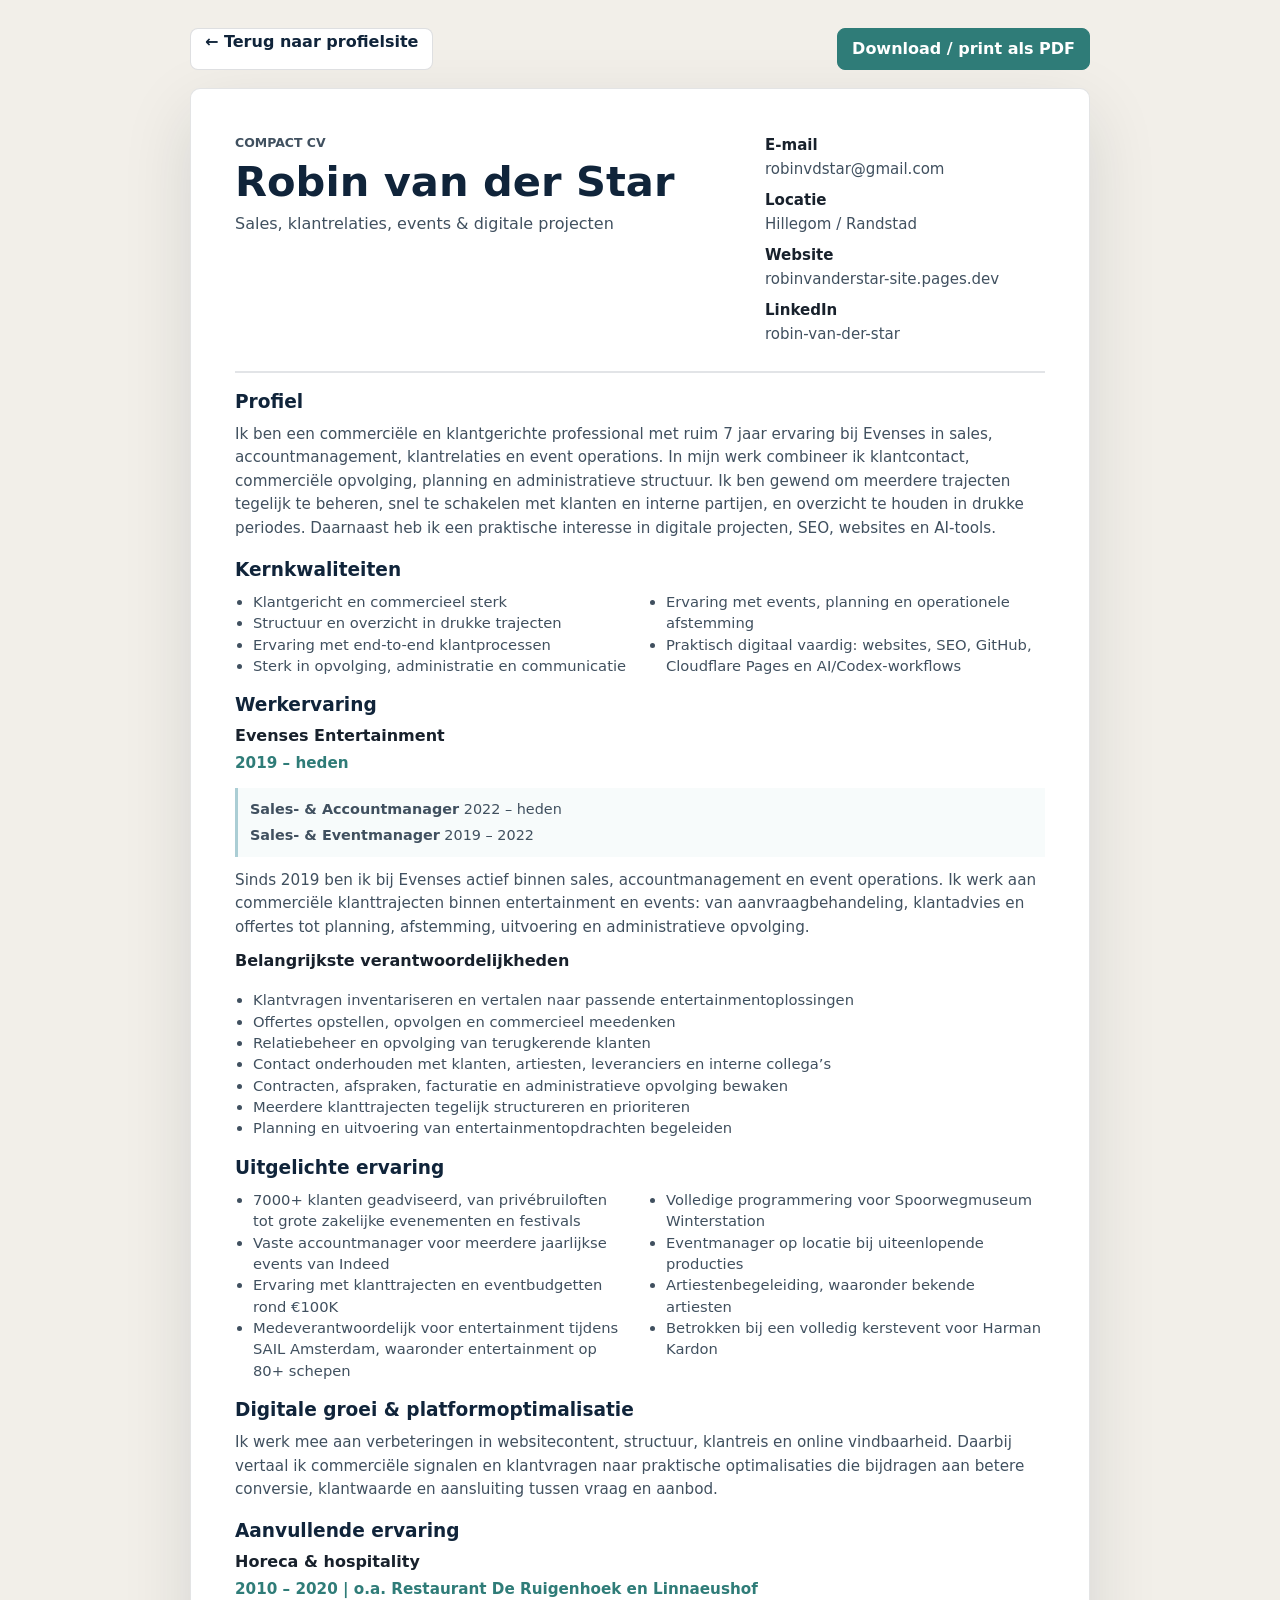
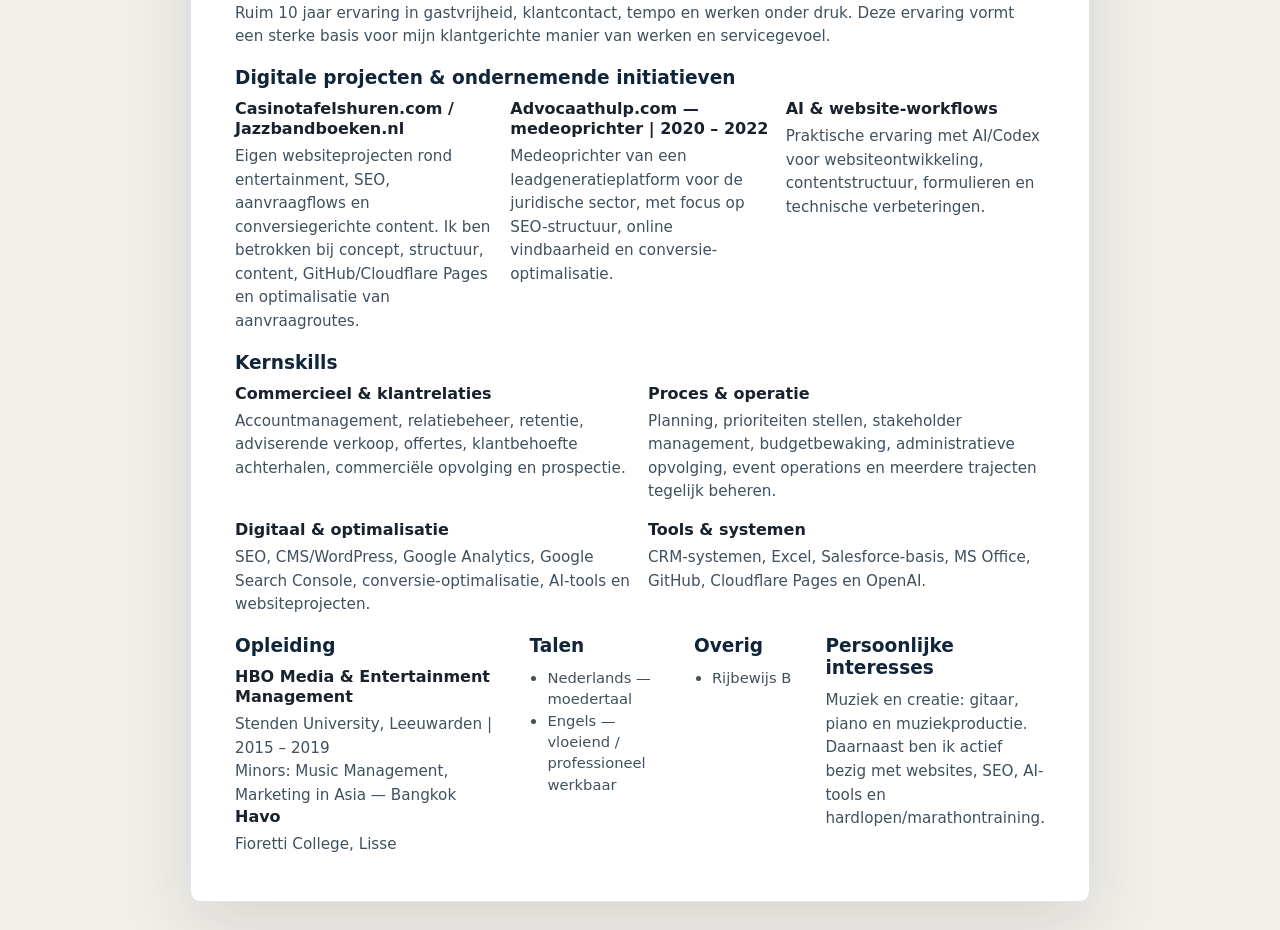
<file: cv.html>
<!doctype html>
<html lang="nl">
  <head>
    <meta charset="utf-8">
    <meta name="viewport" content="width=device-width, initial-scale=1">
    <title>Compact cv | Robin van der Star</title>
    <meta
      name="description"
      content="Compact printbaar cv van Robin van der Star: sales, klantrelaties, events, digitale projecten en operationele afstemming."
    >
    <meta name="robots" content="noindex, nofollow">
    <link rel="stylesheet" href="style.css">
  </head>
  <body class="cv-page">
    <main class="cv-shell">
      <div class="cv-actions no-print">
        <a href="index.html">← Terug naar profielsite</a>
        <button type="button" onclick="window.print()">Download / print als PDF</button>
      </div>

      <article class="cv-document">
        <header class="cv-header">
          <div>
            <p class="cv-kicker">Compact cv</p>
            <h1>Robin van der Star</h1>
            <p>Sales, klantrelaties, events & digitale projecten</p>
          </div>
          <ul class="cv-contact">
            <li><strong>E-mail</strong> <a href="mailto:robinvdstar@gmail.com">robinvdstar@gmail.com</a></li>
            <li><strong>Locatie</strong> Hillegom / Randstad</li>
            <li><strong>Website</strong> robinvanderstar-site.pages.dev</li>
            <li><strong>LinkedIn</strong> <a href="https://www.linkedin.com/in/robin-van-der-star-781061a5/">robin-van-der-star</a></li>
          </ul>
        </header>

        <section class="cv-section">
          <h2>Profiel</h2>
          <p>
            Ik ben een commerciële en klantgerichte professional met ruim 7 jaar ervaring bij Evenses in sales,
            accountmanagement, klantrelaties en event operations. In mijn werk combineer ik klantcontact, commerciële
            opvolging, planning en administratieve structuur. Ik ben gewend om meerdere trajecten tegelijk te beheren,
            snel te schakelen met klanten en interne partijen, en overzicht te houden in drukke periodes. Daarnaast heb
            ik een praktische interesse in digitale projecten, SEO, websites en AI-tools.
          </p>
        </section>

        <section class="cv-section">
          <h2>Kernkwaliteiten</h2>
          <ul class="cv-list cv-columns">
            <li>Klantgericht en commercieel sterk</li>
            <li>Structuur en overzicht in drukke trajecten</li>
            <li>Ervaring met end-to-end klantprocessen</li>
            <li>Sterk in opvolging, administratie en communicatie</li>
            <li>Ervaring met events, planning en operationele afstemming</li>
            <li>Praktisch digitaal vaardig: websites, SEO, GitHub, Cloudflare Pages en AI/Codex-workflows</li>
          </ul>
        </section>

        <section class="cv-section avoid-break">
          <h2>Werkervaring</h2>
          <div class="cv-role">
            <div>
              <h3>Evenses Entertainment</h3>
              <p class="cv-period">2019 – heden</p>
            </div>
            <div class="cv-role-phases">
              <p><strong>Sales- & Accountmanager</strong> 2022 – heden</p>
              <p><strong>Sales- & Eventmanager</strong> 2019 – 2022</p>
            </div>
            <p>
              Sinds 2019 ben ik bij Evenses actief binnen sales, accountmanagement en event operations. Ik werk aan
              commerciële klanttrajecten binnen entertainment en events: van aanvraagbehandeling, klantadvies en
              offertes tot planning, afstemming, uitvoering en administratieve opvolging.
            </p>
            <h3>Belangrijkste verantwoordelijkheden</h3>
            <ul class="cv-list">
              <li>Klantvragen inventariseren en vertalen naar passende entertainmentoplossingen</li>
              <li>Offertes opstellen, opvolgen en commercieel meedenken</li>
              <li>Relatiebeheer en opvolging van terugkerende klanten</li>
              <li>Contact onderhouden met klanten, artiesten, leveranciers en interne collega’s</li>
              <li>Contracten, afspraken, facturatie en administratieve opvolging bewaken</li>
              <li>Meerdere klanttrajecten tegelijk structureren en prioriteren</li>
              <li>Planning en uitvoering van entertainmentopdrachten begeleiden</li>
            </ul>
          </div>
        </section>

        <section class="cv-section avoid-break">
          <h2>Uitgelichte ervaring</h2>
          <ul class="cv-list cv-columns">
            <li>7000+ klanten geadviseerd, van privébruiloften tot grote zakelijke evenementen en festivals</li>
            <li>Vaste accountmanager voor meerdere jaarlijkse events van Indeed</li>
            <li>Ervaring met klanttrajecten en eventbudgetten rond €100K</li>
            <li>Medeverantwoordelijk voor entertainment tijdens SAIL Amsterdam, waaronder entertainment op 80+ schepen</li>
            <li>Volledige programmering voor Spoorwegmuseum Winterstation</li>
            <li>Eventmanager op locatie bij uiteenlopende producties</li>
            <li>Artiestenbegeleiding, waaronder bekende artiesten</li>
            <li>Betrokken bij een volledig kerstevent voor Harman Kardon</li>
          </ul>
        </section>

        <section class="cv-section avoid-break">
          <h2>Digitale groei & platformoptimalisatie</h2>
          <p>
            Ik werk mee aan verbeteringen in websitecontent, structuur, klantreis en online vindbaarheid. Daarbij
            vertaal ik commerciële signalen en klantvragen naar praktische optimalisaties die bijdragen aan betere
            conversie, klantwaarde en aansluiting tussen vraag en aanbod.
          </p>
        </section>

        <section class="cv-section avoid-break">
          <h2>Aanvullende ervaring</h2>
          <h3>Horeca & hospitality</h3>
          <p class="cv-period">2010 – 2020 | o.a. Restaurant De Ruigenhoek en Linnaeushof</p>
          <p>
            Ruim 10 jaar ervaring in gastvrijheid, klantcontact, tempo en werken onder druk. Deze ervaring vormt een
            sterke basis voor mijn klantgerichte manier van werken en servicegevoel.
          </p>
        </section>

        <section class="cv-section avoid-break">
          <h2>Digitale projecten & ondernemende initiatieven</h2>
          <div class="cv-compact-grid">
            <div>
              <h3>Casinotafelshuren.com / Jazzbandboeken.nl</h3>
              <p>
                Eigen websiteprojecten rond entertainment, SEO, aanvraagflows en conversiegerichte content. Ik ben
                betrokken bij concept, structuur, content, GitHub/Cloudflare Pages en optimalisatie van aanvraagroutes.
              </p>
            </div>
            <div>
              <h3>Advocaathulp.com — medeoprichter | 2020 – 2022</h3>
              <p>
                Medeoprichter van een leadgeneratieplatform voor de juridische sector, met focus op SEO-structuur,
                online vindbaarheid en conversie-optimalisatie.
              </p>
            </div>
            <div>
              <h3>AI & website-workflows</h3>
              <p>
                Praktische ervaring met AI/Codex voor websiteontwikkeling, contentstructuur, formulieren en technische
                verbeteringen.
              </p>
            </div>
          </div>
        </section>

        <section class="cv-section avoid-break">
          <h2>Kernskills</h2>
          <div class="cv-skill-grid">
            <div>
              <h3>Commercieel & klantrelaties</h3>
              <p>
                Accountmanagement, relatiebeheer, retentie, adviserende verkoop, offertes, klantbehoefte achterhalen,
                commerciële opvolging en prospectie.
              </p>
            </div>
            <div>
              <h3>Proces & operatie</h3>
              <p>
                Planning, prioriteiten stellen, stakeholder management, budgetbewaking, administratieve opvolging,
                event operations en meerdere trajecten tegelijk beheren.
              </p>
            </div>
            <div>
              <h3>Digitaal & optimalisatie</h3>
              <p>
                SEO, CMS/WordPress, Google Analytics, Google Search Console, conversie-optimalisatie, AI-tools en
                websiteprojecten.
              </p>
            </div>
            <div>
              <h3>Tools & systemen</h3>
              <p>
                CRM-systemen, Excel, Salesforce-basis, MS Office, GitHub, Cloudflare Pages en OpenAI.
              </p>
            </div>
          </div>
        </section>

        <section class="cv-section cv-bottom-grid">
          <div>
            <h2>Opleiding</h2>
            <h3>HBO Media & Entertainment Management</h3>
            <p>Stenden University, Leeuwarden | 2015 – 2019</p>
            <p>Minors: Music Management, Marketing in Asia — Bangkok</p>
            <h3>Havo</h3>
            <p>Fioretti College, Lisse</p>
          </div>
          <div>
            <h2>Talen</h2>
            <ul class="cv-list">
              <li>Nederlands — moedertaal</li>
              <li>Engels — vloeiend / professioneel werkbaar</li>
            </ul>
          </div>
          <div>
            <h2>Overig</h2>
            <ul class="cv-list">
              <li>Rijbewijs B</li>
            </ul>
          </div>
          <div>
            <h2>Persoonlijke interesses</h2>
            <p>
              Muziek en creatie: gitaar, piano en muziekproductie. Daarnaast ben ik actief bezig met websites, SEO,
              AI-tools en hardlopen/marathontraining.
            </p>
          </div>
        </section>
      </article>
    </main>
  </body>
</html>
</file>
<file: style.css>
:root {
  --ink: #18212c;
  --ink-soft: #40505f;
  --navy: #10243a;
  --navy-deep: #0b1725;
  --paper: #f6f3ee;
  --surface: #ffffff;
  --line: #ded8ce;
  --teal: #2f7c78;
  --copper: #b46f45;
  --shadow: 0 18px 45px rgba(17, 30, 43, 0.12);
  --max-width: 1160px;
}

* {
  box-sizing: border-box;
}

html {
  scroll-behavior: smooth;
}

body {
  margin: 0;
  color: var(--ink);
  background: var(--paper);
  font-family:
    Inter, ui-sans-serif, system-ui, -apple-system, BlinkMacSystemFont, "Segoe UI", sans-serif;
  line-height: 1.6;
}

a {
  color: inherit;
  text-decoration: none;
}

p,
h1,
h2,
h3 {
  margin-top: 0;
}

p {
  color: var(--ink-soft);
}

.container {
  width: min(100% - 40px, var(--max-width));
  margin: 0 auto;
}

.site-header {
  position: fixed;
  z-index: 20;
  top: 0;
  left: 0;
  right: 0;
  display: flex;
  align-items: center;
  justify-content: space-between;
  gap: 24px;
  padding: 18px max(20px, calc((100vw - var(--max-width)) / 2));
  color: #f9f5ef;
  transition: background 180ms ease, box-shadow 180ms ease, color 180ms ease;
}

.site-header.is-scrolled {
  color: var(--ink);
  background: rgba(246, 243, 238, 0.92);
  box-shadow: 0 10px 28px rgba(16, 36, 58, 0.12);
  backdrop-filter: blur(16px);
}

.brand {
  display: inline-flex;
  align-items: center;
  gap: 10px;
  font-weight: 700;
}

.brand-mark {
  display: inline-grid;
  width: 38px;
  height: 38px;
  place-items: center;
  border: 1px solid currentColor;
  border-radius: 8px;
  font-size: 0.85rem;
}

.site-nav {
  display: flex;
  align-items: center;
  gap: 22px;
  font-size: 0.94rem;
}

.site-nav a {
  opacity: 0.84;
}

.site-nav a:hover {
  opacity: 1;
}

.nav-toggle {
  display: none;
  min-height: 42px;
  padding: 0 14px;
  border: 1px solid currentColor;
  border-radius: 8px;
  color: inherit;
  background: transparent;
  font: inherit;
}

.section {
  padding: 96px 0;
}

.section-band {
  position: relative;
  overflow: hidden;
}

.hero {
  min-height: 92vh;
  display: grid;
  align-items: center;
  color: #f9f5ef;
  padding: 132px 0 72px;
}

.hero-media,
.hero-overlay {
  position: absolute;
  inset: 0;
}

.hero-media {
  background-image: url("assets/hero-robin-van-der-star.png");
  background-position: center;
  background-size: cover;
  transform: scale(1.02);
}

.hero-overlay {
  background:
    linear-gradient(90deg, rgba(9, 20, 32, 0.92) 0%, rgba(14, 31, 49, 0.78) 48%, rgba(14, 31, 49, 0.34) 100%),
    linear-gradient(0deg, rgba(9, 20, 32, 0.24), rgba(9, 20, 32, 0.24));
}

.hero-grid {
  position: relative;
  z-index: 1;
  display: grid;
  grid-template-columns: minmax(0, 1fr) minmax(280px, 360px);
  gap: 56px;
  align-items: center;
}

.hero-copy {
  max-width: 760px;
}

.eyebrow {
  margin-bottom: 14px;
  color: var(--teal);
  font-size: 0.78rem;
  font-weight: 800;
  letter-spacing: 0;
  text-transform: uppercase;
}

.hero .eyebrow,
.section-dark .eyebrow {
  color: #8bd0c9;
}

h1 {
  max-width: 820px;
  margin-bottom: 22px;
  font-size: clamp(3.2rem, 8vw, 6.8rem);
  line-height: 0.94;
  letter-spacing: 0;
}

h2 {
  color: var(--ink);
  font-size: clamp(2rem, 4vw, 3.4rem);
  line-height: 1.05;
  letter-spacing: 0;
}

h3 {
  color: var(--ink);
  font-size: 1.18rem;
  line-height: 1.25;
}

.hero-intro {
  max-width: 660px;
  color: rgba(249, 245, 239, 0.84);
  font-size: 1.18rem;
}

.hero-actions {
  display: flex;
  flex-wrap: wrap;
  gap: 12px;
  margin-top: 34px;
}

.highlight-strip {
  display: flex;
  flex-wrap: wrap;
  gap: 8px;
  max-width: 760px;
  margin-top: 24px;
}

.highlight-strip span {
  display: inline-flex;
  min-height: 34px;
  align-items: center;
  padding: 0 12px;
  border: 1px solid rgba(255, 255, 255, 0.18);
  border-radius: 999px;
  color: rgba(249, 245, 239, 0.88);
  background: rgba(255, 255, 255, 0.08);
  font-size: 0.9rem;
}

.button {
  display: inline-flex;
  min-height: 46px;
  align-items: center;
  justify-content: center;
  padding: 0 18px;
  border: 1px solid transparent;
  border-radius: 8px;
  font-weight: 750;
  transition: transform 160ms ease, border-color 160ms ease, background 160ms ease;
}

.button:hover {
  transform: translateY(-1px);
}

.button-primary {
  color: #fff;
  background: var(--teal);
  border-color: var(--teal);
}

.button-secondary {
  color: var(--navy);
  background: #f9f5ef;
}

.button-ghost {
  color: inherit;
  border-color: rgba(255, 255, 255, 0.42);
}

.button-disabled,
.button-disabled:hover {
  color: rgba(24, 33, 44, 0.58);
  background: rgba(24, 33, 44, 0.08);
  border-color: rgba(24, 33, 44, 0.12);
  cursor: not-allowed;
  transform: none;
}

.hero-profile {
  display: grid;
  gap: 18px;
  align-self: end;
}

.hero-photo-card {
  position: relative;
  width: min(100%, 340px);
  margin: 0;
  justify-self: end;
  overflow: hidden;
  border: 1px solid rgba(255, 255, 255, 0.2);
  border-radius: 32px;
  background: rgba(249, 245, 239, 0.08);
  box-shadow: 0 26px 70px rgba(0, 0, 0, 0.24);
}

.hero-photo-card::before {
  content: "";
  display: block;
  aspect-ratio: 4 / 5;
}

.profile-image {
  position: absolute;
  inset: 0;
  display: block;
  width: 100%;
  height: 100%;
  object-fit: cover;
}

.hero-panel {
  padding: 24px;
  border: 1px solid rgba(255, 255, 255, 0.2);
  border-radius: 8px;
  background: rgba(9, 20, 32, 0.42);
  backdrop-filter: blur(12px);
}

.panel-kicker,
.signal-list {
  margin: 0;
}

.panel-kicker {
  color: #c9a37b;
  font-weight: 800;
  text-transform: uppercase;
}

.signal-list {
  padding: 18px 0 0;
  list-style: none;
}

.signal-list li {
  padding: 12px 0;
  border-top: 1px solid rgba(255, 255, 255, 0.16);
}

.split-layout {
  display: grid;
  grid-template-columns: minmax(260px, 0.8fr) minmax(0, 1.2fr);
  gap: 72px;
}

.content-stack p {
  font-size: 1.08rem;
}

.section-muted {
  background: #ebe6dd;
}

.proof-section {
  padding: 0 0 96px;
}

.proof-grid {
  display: grid;
  grid-template-columns: repeat(6, minmax(0, 1fr));
  gap: 12px;
}

.proof-item {
  min-height: 132px;
  padding: 20px;
  border: 1px solid rgba(24, 33, 44, 0.1);
  border-radius: 8px;
  background: rgba(255, 255, 255, 0.72);
}

.proof-item strong,
.proof-item span {
  display: block;
}

.proof-item strong {
  margin-bottom: 12px;
  color: var(--navy);
  font-size: 1.05rem;
  line-height: 1.2;
}

.proof-item span {
  color: var(--ink-soft);
  font-size: 0.92rem;
  line-height: 1.45;
}

.section-heading {
  max-width: 760px;
  margin-bottom: 42px;
}

.theme-grid {
  display: grid;
  grid-template-columns: repeat(3, minmax(0, 1fr));
  gap: 18px;
}

.theme-card,
.project-card,
.experience-card,
.drive-card,
.skill-group,
.case-item {
  border: 1px solid rgba(24, 33, 44, 0.1);
  border-radius: 8px;
  background: var(--surface);
}

.theme-card {
  min-height: 230px;
  padding: 26px;
  box-shadow: 0 16px 36px rgba(17, 30, 43, 0.06);
}

.theme-index {
  display: block;
  margin-bottom: 34px;
  color: var(--copper);
  font-weight: 800;
}

.project-grid {
  display: grid;
  grid-template-columns: repeat(3, minmax(0, 1fr));
  gap: 18px;
}

.project-card {
  min-height: 420px;
  padding: 26px;
  box-shadow: var(--shadow);
}

.project-card-wide {
  grid-column: span 2;
}

.card-meta {
  margin-bottom: 28px;
  color: var(--teal);
  font-size: 0.78rem;
  font-weight: 800;
  text-transform: uppercase;
}

.project-details {
  display: grid;
  gap: 14px;
  margin: 22px 0 0;
}

.project-details div {
  padding-top: 14px;
  border-top: 1px solid rgba(24, 33, 44, 0.1);
}

.project-details dt {
  margin-bottom: 4px;
  color: var(--navy);
  font-size: 0.78rem;
  font-weight: 800;
  text-transform: uppercase;
}

.project-details dd {
  margin: 0;
  color: var(--ink-soft);
  font-size: 0.92rem;
  line-height: 1.5;
}

.project-action,
.project-status {
  display: inline-flex;
  min-height: 34px;
  align-items: center;
  margin-top: 20px;
  padding: 0 12px;
  border: 1px solid rgba(47, 124, 120, 0.22);
  border-radius: 999px;
  color: var(--teal);
  background: rgba(47, 124, 120, 0.07);
  font-size: 0.88rem;
  font-weight: 750;
}

.project-action:hover {
  border-color: rgba(47, 124, 120, 0.38);
  background: rgba(47, 124, 120, 0.12);
}

.project-status {
  color: rgba(24, 33, 44, 0.62);
  border-color: rgba(24, 33, 44, 0.12);
  background: rgba(24, 33, 44, 0.05);
}

.experience-grid {
  display: grid;
  grid-template-columns: repeat(4, minmax(0, 1fr));
  gap: 18px;
}

.experience-card {
  min-height: 300px;
  padding: 24px;
  box-shadow: 0 16px 36px rgba(17, 30, 43, 0.06);
}

.experience-index {
  display: block;
  margin-bottom: 28px;
  color: var(--copper);
  font-weight: 800;
}

.section-dark {
  color: #f8f3ed;
  background: var(--navy-deep);
}

.section-dark h2,
.section-dark h3 {
  color: #fffaf2;
}

.section-dark p {
  color: rgba(248, 243, 237, 0.72);
}

.skills-layout {
  display: grid;
  grid-template-columns: repeat(3, minmax(0, 1fr));
  gap: 14px;
}

.skill-group {
  padding: 22px;
  background: rgba(255, 255, 255, 0.06);
  border-color: rgba(255, 255, 255, 0.12);
}

.tag-list {
  display: flex;
  flex-wrap: wrap;
  gap: 8px;
}

.tag-list span {
  display: inline-flex;
  min-height: 30px;
  align-items: center;
  padding: 0 10px;
  border: 1px solid rgba(255, 255, 255, 0.14);
  border-radius: 999px;
  color: rgba(255, 255, 255, 0.84);
  background: rgba(255, 255, 255, 0.04);
  font-size: 0.86rem;
}

.case-list {
  display: grid;
  gap: 14px;
}

.case-item {
  display: grid;
  grid-template-columns: 110px minmax(220px, 0.55fr) minmax(0, 1fr);
  gap: 28px;
  align-items: start;
  padding: 26px;
}

.case-item span {
  color: var(--copper);
  font-weight: 800;
}

.drive-grid {
  display: grid;
  grid-template-columns: repeat(3, minmax(0, 1fr));
  gap: 18px;
}

.drive-card {
  min-height: 220px;
  padding: 26px;
  box-shadow: 0 16px 36px rgba(17, 30, 43, 0.06);
}

.cta-strip {
  display: flex;
  align-items: center;
  justify-content: space-between;
  gap: 32px;
}

.cta-strip h2 {
  max-width: 780px;
}

.contact-section {
  color: #fffaf2;
  background: var(--navy);
}

.contact-section h2 {
  color: #fffaf2;
}

.contact-section p {
  color: rgba(255, 250, 242, 0.72);
}

.contact-grid {
  display: grid;
  grid-template-columns: minmax(0, 1fr) 360px;
  gap: 56px;
  align-items: center;
}

.contact-actions {
  display: grid;
  gap: 12px;
}

.contact-link {
  display: flex;
  min-height: 54px;
  align-items: center;
  gap: 12px;
  padding: 0 18px;
  border: 1px solid rgba(255, 255, 255, 0.18);
  border-radius: 8px;
  background: rgba(255, 255, 255, 0.06);
}

.contact-link-muted {
  color: rgba(255, 250, 242, 0.66);
}

.contact-icon {
  flex: 0 0 auto;
  display: inline-grid;
  width: 24px;
  height: 24px;
  place-items: center;
  color: #8bd0c9;
  font-size: 0.78rem;
  font-weight: 800;
}

svg.contact-icon {
  fill: none;
  stroke: currentColor;
  stroke-linecap: round;
  stroke-linejoin: round;
  stroke-width: 1.9;
}

.site-footer {
  padding: 26px 0;
  color: rgba(255, 250, 242, 0.74);
  background: var(--navy-deep);
}

.footer-inner {
  display: flex;
  align-items: center;
  justify-content: space-between;
  gap: 20px;
  font-size: 0.92rem;
}

@media (max-width: 980px) {
  .hero-grid,
  .split-layout,
  .contact-grid {
    grid-template-columns: 1fr;
  }

  .hero-panel {
    max-width: 460px;
  }

  .hero-profile {
    max-width: 460px;
  }

  .hero-photo-card {
    justify-self: start;
  }

  .theme-grid,
  .project-grid,
  .experience-grid {
    grid-template-columns: repeat(2, minmax(0, 1fr));
  }

  .drive-grid {
    grid-template-columns: 1fr;
  }

  .skills-layout {
    grid-template-columns: repeat(2, minmax(0, 1fr));
  }

  .proof-grid {
    grid-template-columns: repeat(3, minmax(0, 1fr));
  }

  .case-item {
    grid-template-columns: 1fr;
    gap: 10px;
  }
}

@media (max-width: 760px) {
  .container {
    width: min(100% - 28px, var(--max-width));
  }

  .site-header {
    padding: 14px;
  }

  .nav-toggle {
    display: inline-flex;
    align-items: center;
  }

  .site-nav {
    position: absolute;
    top: calc(100% + 8px);
    left: 14px;
    right: 14px;
    display: none;
    flex-direction: column;
    align-items: stretch;
    gap: 4px;
    padding: 12px;
    border: 1px solid rgba(24, 33, 44, 0.12);
    border-radius: 8px;
    color: var(--ink);
    background: rgba(246, 243, 238, 0.96);
    box-shadow: var(--shadow);
  }

  .site-nav.is-open {
    display: flex;
  }

  .site-nav a {
    padding: 10px 12px;
  }

  .hero {
    min-height: auto;
    padding: 118px 0 56px;
  }

  .hero-grid {
    gap: 36px;
  }

  .hero-profile {
    justify-items: center;
    max-width: none;
  }

  .hero-photo-card {
    width: min(100%, 300px);
    justify-self: center;
    border-radius: 24px;
  }

  .hero-profile .hero-panel {
    width: min(100%, 360px);
  }

  h1 {
    font-size: 3.4rem;
  }

  .hero-intro {
    font-size: 1.03rem;
  }

  .section {
    padding: 72px 0;
  }

  .proof-section {
    padding: 0 0 72px;
  }

  .theme-grid,
  .project-grid,
  .experience-grid,
  .drive-grid,
  .skills-layout,
  .proof-grid {
    grid-template-columns: 1fr;
  }

  .experience-card {
    min-height: 0;
  }

  .project-card {
    min-height: 0;
  }

  .project-card-wide {
    grid-column: auto;
  }

  .cta-strip,
  .footer-inner {
    align-items: flex-start;
    flex-direction: column;
  }
}

@media (prefers-reduced-motion: reduce) {
  *,
  *::before,
  *::after {
    scroll-behavior: auto;
    transition-duration: 0.01ms !important;
    animation-duration: 0.01ms !important;
    animation-iteration-count: 1 !important;
  }
}

.cv-page {
  color: var(--ink);
  background: #f2efe9;
}

.cv-shell {
  width: min(100% - 32px, 900px);
  margin: 0 auto;
  padding: 28px 0;
}

.cv-actions {
  display: flex;
  align-items: center;
  justify-content: space-between;
  gap: 16px;
  margin-bottom: 18px;
}

.cv-actions a,
.cv-actions button {
  min-height: 42px;
  padding: 0 14px;
  border: 1px solid rgba(24, 33, 44, 0.14);
  border-radius: 8px;
  color: var(--navy);
  background: #fff;
  font: inherit;
  font-weight: 750;
}

.cv-actions button {
  color: #fff;
  background: var(--teal);
  border-color: var(--teal);
  cursor: pointer;
}

.cv-document {
  padding: 44px;
  border: 1px solid rgba(24, 33, 44, 0.12);
  border-radius: 10px;
  background: #fff;
  box-shadow: 0 24px 70px rgba(17, 30, 43, 0.12);
}

.cv-header {
  display: grid;
  grid-template-columns: minmax(0, 1fr) 280px;
  gap: 32px;
  padding-bottom: 24px;
  border-bottom: 2px solid rgba(16, 36, 58, 0.12);
}

.cv-kicker {
  margin-bottom: 8px;
  color: var(--teal);
  font-size: 0.78rem;
  font-weight: 800;
  text-transform: uppercase;
}

.cv-header h1 {
  margin-bottom: 8px;
  color: var(--navy);
  font-size: 2.6rem;
  line-height: 1;
}

.cv-header p,
.cv-document p,
.cv-document li {
  color: var(--ink-soft);
}

.cv-contact {
  display: grid;
  gap: 7px;
  margin: 0;
  padding: 0;
  list-style: none;
  font-size: 0.94rem;
}

.cv-contact strong {
  display: block;
  color: var(--ink);
}

.cv-section {
  padding-top: 18px;
}

.cv-section h2 {
  margin-bottom: 10px;
  color: var(--navy);
  font-size: 1.16rem;
  line-height: 1.2;
}

.cv-section h3 {
  margin-bottom: 6px;
  color: var(--ink);
  font-size: 1rem;
}

.cv-section p {
  margin-bottom: 0;
  font-size: 0.95rem;
  line-height: 1.55;
}

.cv-list {
  margin: 0;
  padding-left: 18px;
  color: var(--ink-soft);
  font-size: 0.92rem;
  line-height: 1.45;
}

.cv-columns {
  columns: 2;
  column-gap: 34px;
}

.cv-role {
  display: grid;
  gap: 12px;
}

.cv-period {
  color: var(--teal) !important;
  font-weight: 800;
}

.cv-role-phases {
  display: grid;
  gap: 4px;
  padding: 10px 12px;
  border-left: 3px solid rgba(31, 122, 140, 0.35);
  background: #f7fbfb;
}

.cv-role-phases p {
  font-size: 0.9rem;
}

.cv-compact-grid,
.cv-skill-grid,
.cv-bottom-grid {
  display: grid;
  gap: 16px;
}

.cv-compact-grid {
  grid-template-columns: repeat(3, minmax(0, 1fr));
}

.cv-skill-grid {
  grid-template-columns: repeat(2, minmax(0, 1fr));
}

.cv-bottom-grid {
  grid-template-columns: 1.35fr 0.72fr 0.56fr 1fr;
}

.avoid-break {
  break-inside: avoid;
}

@media (max-width: 760px) {
  .cv-document {
    padding: 26px;
  }

  .cv-header,
  .cv-compact-grid,
  .cv-skill-grid,
  .cv-bottom-grid {
    grid-template-columns: 1fr;
  }

  .cv-columns {
    columns: 1;
  }

  .cv-actions {
    align-items: stretch;
    flex-direction: column;
  }
}

@media print {
  @page {
    margin: 12mm;
  }

  .no-print {
    display: none !important;
  }

  body.cv-page {
    background: #fff;
  }

  .cv-shell {
    width: 100%;
    padding: 0;
  }

  .cv-document {
    padding: 0;
    border: 0;
    border-radius: 0;
    box-shadow: none;
  }

  .cv-header {
    grid-template-columns: 1fr 240px;
  }

  .cv-header h1 {
    font-size: 2rem;
  }

  .cv-section {
    padding-top: 12px;
  }

  .cv-section h2 {
    margin-bottom: 6px;
    font-size: 1rem;
  }

  .cv-section h3,
  .cv-section p,
  .cv-list {
    font-size: 0.82rem;
    line-height: 1.32;
  }

  .cv-compact-grid,
  .cv-skill-grid {
    gap: 10px;
  }
}
</file>
